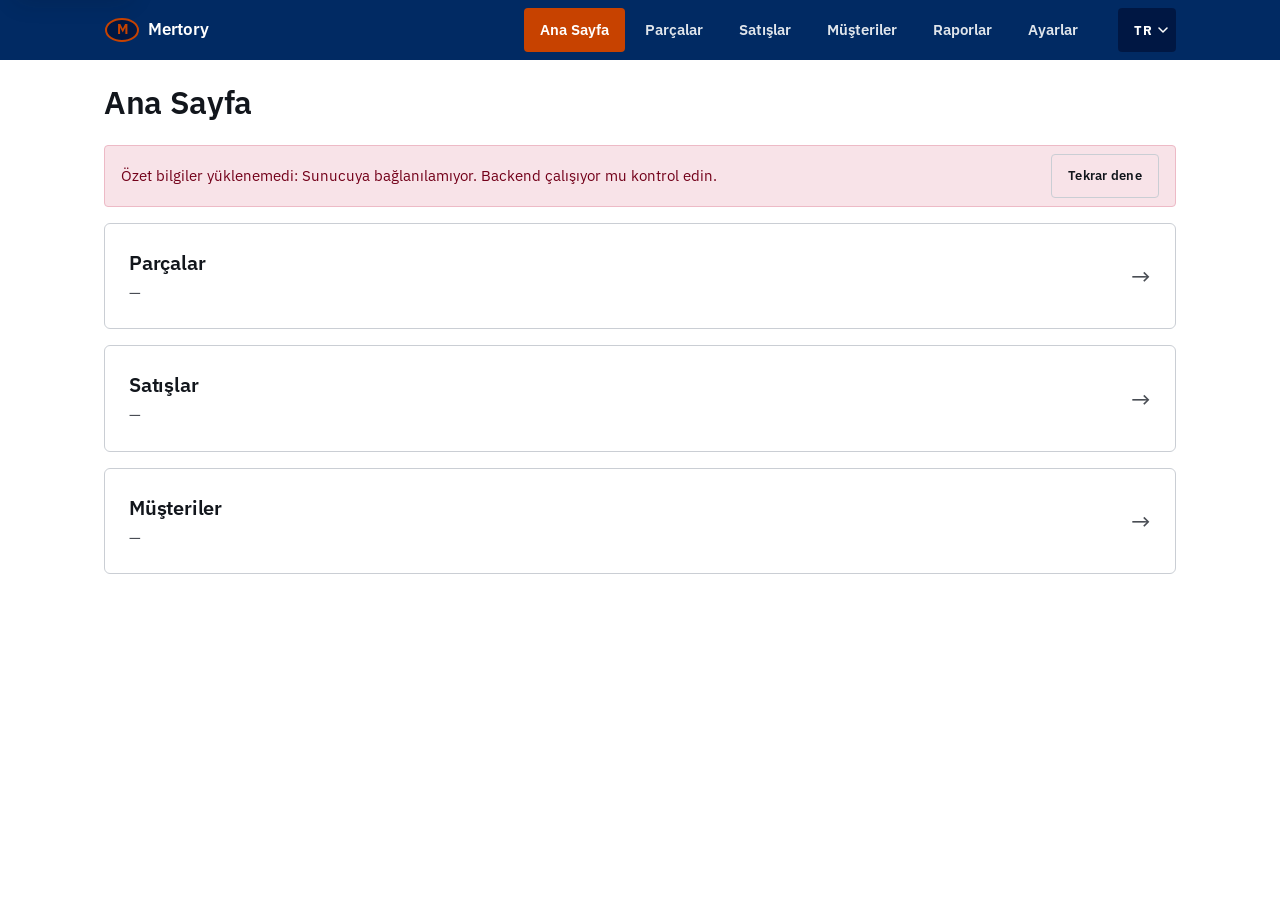
<file: frontend/index.html>
<!DOCTYPE html>
<html lang="tr">
<head>
    <meta charset="UTF-8">
    <meta name="viewport" content="width=device-width, initial-scale=1.0">
    <script>
    (function () {
        try {
            if (localStorage.getItem("als-theme") === "dark") {
                document.documentElement.setAttribute("data-theme", "dark");
            }
        } catch (e) {}
    })();
    </script>
    <meta name="i18n-title" content="home.docTitle">
    <title>Mertory | Atölye Yönetim Sistemi</title>
    <link rel="preconnect" href="https://fonts.googleapis.com">
    <link rel="preconnect" href="https://fonts.gstatic.com" crossorigin>
    <link href="https://fonts.googleapis.com/css2?family=IBM+Plex+Sans:wght@400;600;700&family=IBM+Plex+Mono:wght@500&display=swap" rel="stylesheet">
    <link href="css/design.css" rel="stylesheet">
</head>
<body>

    <a href="#main" class="skip-link" data-i18n="skip.link">İçeriğe geç</a>

    <header class="site-header">
        <div class="site-header__inner">
            <a href="index.html" class="brand">
                <svg class="brand-mark" width="36" height="26" viewBox="0 0 36 26" aria-hidden="true">
                    <ellipse class="brand-mark-oval" cx="18" cy="13" rx="16" ry="11"></ellipse>
                    <text class="brand-mark-text" x="18" y="17" text-anchor="middle">M</text>
                </svg>
                Mertory
            </a>
            <nav class="site-nav" aria-label="Ana gezinme">
                <a href="index.html" aria-current="page" data-i18n="nav.home">Ana Sayfa</a>
                <a href="parts.html" data-i18n="nav.parts">Parçalar</a>
                <a href="sales.html" data-i18n="nav.sales">Satışlar</a>
                <a href="customers.html" data-i18n="nav.customers">Müşteriler</a>
                <a href="reports.html" data-i18n="nav.reports">Raporlar</a>
                <a href="settings.html" data-i18n="nav.settings">Ayarlar</a>
            </nav>
            <div class="lang-switch">
                <button type="button" class="lang-trigger" aria-haspopup="true" aria-expanded="false" aria-controls="langMenu" aria-label="Dil / Language / Sprache">
                    <span class="lang-trigger-label">TR</span>
                    <svg class="lang-trigger-caret" width="10" height="6" viewBox="0 0 10 6" aria-hidden="true">
                        <path d="M1 1l4 4 4-4" stroke="currentColor" stroke-width="1.5" fill="none" stroke-linecap="round" stroke-linejoin="round"/>
                    </svg>
                </button>
                <div id="langMenu" class="lang-menu" aria-label="Dil / Language / Sprache">
                    <button type="button" class="lang-menu-item" data-lang-option="tr" aria-current="true">
                        <span>Türkçe</span>
                        <svg class="lang-menu-check" width="14" height="14" viewBox="0 0 14 14" aria-hidden="true">
                            <path d="M2 7l3.5 3.5L12 3.5" stroke="currentColor" stroke-width="1.6" fill="none" stroke-linecap="round" stroke-linejoin="round"/>
                        </svg>
                    </button>
                    <button type="button" class="lang-menu-item" data-lang-option="en">
                        <span>English</span>
                        <svg class="lang-menu-check" width="14" height="14" viewBox="0 0 14 14" aria-hidden="true">
                            <path d="M2 7l3.5 3.5L12 3.5" stroke="currentColor" stroke-width="1.6" fill="none" stroke-linecap="round" stroke-linejoin="round"/>
                        </svg>
                    </button>
                    <button type="button" class="lang-menu-item" data-lang-option="de">
                        <span>Deutsch</span>
                        <svg class="lang-menu-check" width="14" height="14" viewBox="0 0 14 14" aria-hidden="true">
                            <path d="M2 7l3.5 3.5L12 3.5" stroke="currentColor" stroke-width="1.6" fill="none" stroke-linecap="round" stroke-linejoin="round"/>
                        </svg>
                    </button>
                </div>
            </div>
        </div>
    </header>

    <main id="main" class="page">
        <div class="page-header">
            <h1 class="page-title" data-i18n="home.title">Ana Sayfa</h1>
        </div>

        <div id="errorBanner" class="banner banner-danger" role="alert" hidden>
            <span id="errorBannerText"></span>
            <button type="button" class="btn btn-sm btn-ghost" id="errorRetryBtn" data-i18n="common.retry">Tekrar dene</button>
        </div>

        <div class="home-list">
            <a href="parts.html" class="home-row">
                <div>
                    <div class="home-row-title" data-i18n="home.partsRowTitle">Parçalar</div>
                    <div class="home-row-stat" id="partsStat" data-i18n="home.loading">Yükleniyor…</div>
                </div>
                <span class="home-row-arrow" aria-hidden="true">→</span>
            </a>

            <a href="sales.html" class="home-row">
                <div>
                    <div class="home-row-title" data-i18n="home.salesRowTitle">Satışlar</div>
                    <div class="home-row-stat" id="salesStat" data-i18n="home.loading">Yükleniyor…</div>
                </div>
                <span class="home-row-arrow" aria-hidden="true">→</span>
            </a>

            <a href="customers.html" class="home-row">
                <div>
                    <div class="home-row-title" data-i18n="home.customersRowTitle">Müşteriler</div>
                    <div class="home-row-stat" id="customersStat" data-i18n="home.loading">Yükleniyor…</div>
                </div>
                <span class="home-row-arrow" aria-hidden="true">→</span>
            </a>
        </div>
    </main>

    <script src="js/i18n.js"></script>
    <script src="js/theme.js"></script>
    <script src="js/api.js"></script>
    <script src="js/index.js"></script>
</body>
</html>
</file>
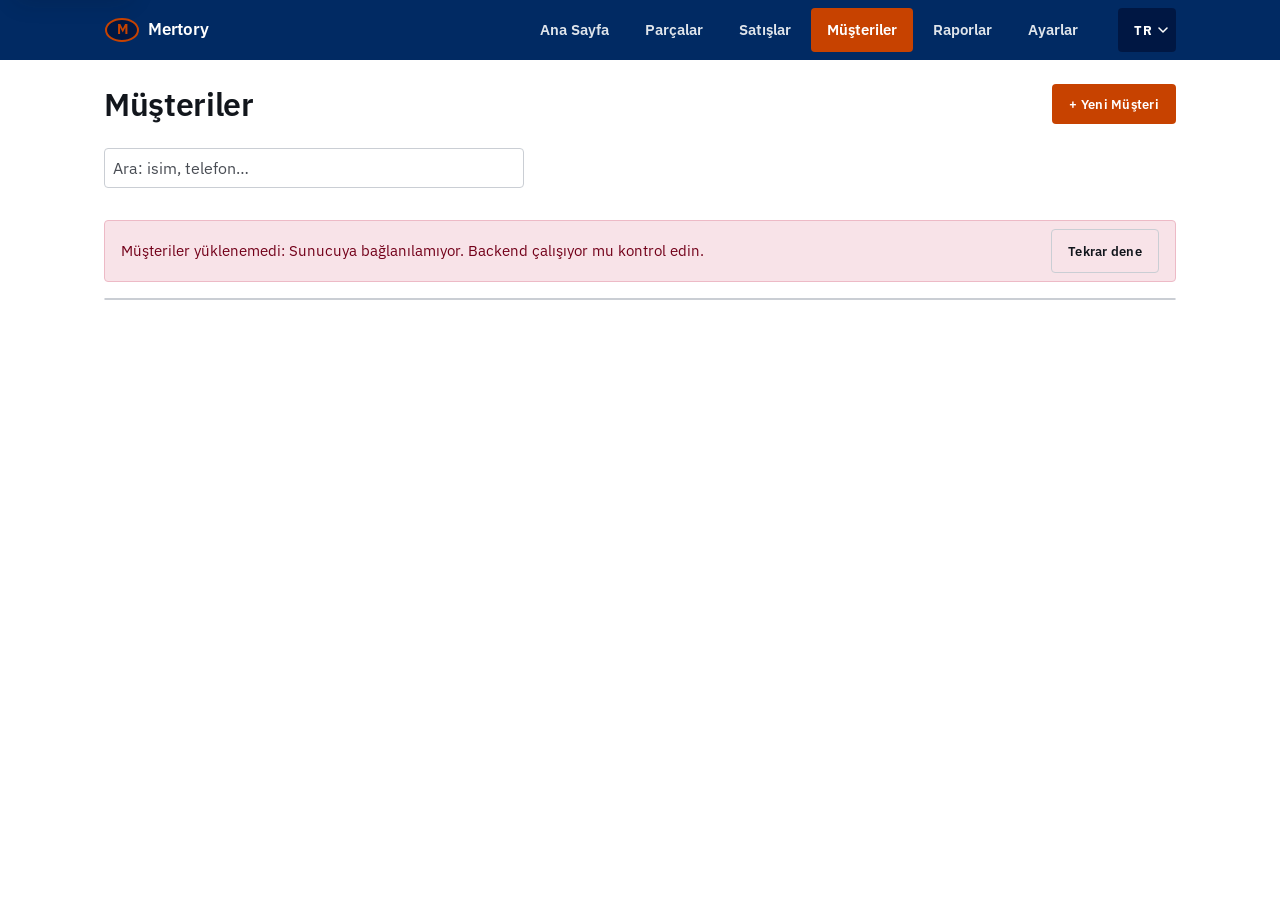
<file: frontend/customers.html>
<!DOCTYPE html>
<html lang="tr">
<head>
    <meta charset="UTF-8">
    <meta name="viewport" content="width=device-width, initial-scale=1.0">
    <script>
    (function () {
        try {
            if (localStorage.getItem("als-theme") === "dark") {
                document.documentElement.setAttribute("data-theme", "dark");
            }
        } catch (e) {}
    })();
    </script>
    <meta name="i18n-title" content="customers.docTitle">
    <title>Müşteriler - Mertory</title>
    <link rel="preconnect" href="https://fonts.googleapis.com">
    <link rel="preconnect" href="https://fonts.gstatic.com" crossorigin>
    <link href="https://fonts.googleapis.com/css2?family=IBM+Plex+Sans:wght@400;600;700&family=IBM+Plex+Mono:wght@500&display=swap" rel="stylesheet">
    <link href="css/design.css" rel="stylesheet">
</head>
<body>

    <a href="#main" class="skip-link" data-i18n="skip.link">İçeriğe geç</a>

    <header class="site-header">
        <div class="site-header__inner">
            <a href="index.html" class="brand">
                <svg class="brand-mark" width="36" height="26" viewBox="0 0 36 26" aria-hidden="true">
                    <ellipse class="brand-mark-oval" cx="18" cy="13" rx="16" ry="11"></ellipse>
                    <text class="brand-mark-text" x="18" y="17" text-anchor="middle">M</text>
                </svg>
                Mertory
            </a>
            <nav class="site-nav" aria-label="Ana gezinme">
                <a href="index.html" data-i18n="nav.home">Ana Sayfa</a>
                <a href="parts.html" data-i18n="nav.parts">Parçalar</a>
                <a href="sales.html" data-i18n="nav.sales">Satışlar</a>
                <a href="customers.html" aria-current="page" data-i18n="nav.customers">Müşteriler</a>
                <a href="reports.html" data-i18n="nav.reports">Raporlar</a>
                <a href="settings.html" data-i18n="nav.settings">Ayarlar</a>
            </nav>
            <div class="lang-switch">
                <button type="button" class="lang-trigger" aria-haspopup="true" aria-expanded="false" aria-controls="langMenu" aria-label="Dil / Language / Sprache">
                    <span class="lang-trigger-label">TR</span>
                    <svg class="lang-trigger-caret" width="10" height="6" viewBox="0 0 10 6" aria-hidden="true">
                        <path d="M1 1l4 4 4-4" stroke="currentColor" stroke-width="1.5" fill="none" stroke-linecap="round" stroke-linejoin="round"/>
                    </svg>
                </button>
                <div id="langMenu" class="lang-menu" aria-label="Dil / Language / Sprache">
                    <button type="button" class="lang-menu-item" data-lang-option="tr" aria-current="true">
                        <span>Türkçe</span>
                        <svg class="lang-menu-check" width="14" height="14" viewBox="0 0 14 14" aria-hidden="true">
                            <path d="M2 7l3.5 3.5L12 3.5" stroke="currentColor" stroke-width="1.6" fill="none" stroke-linecap="round" stroke-linejoin="round"/>
                        </svg>
                    </button>
                    <button type="button" class="lang-menu-item" data-lang-option="en">
                        <span>English</span>
                        <svg class="lang-menu-check" width="14" height="14" viewBox="0 0 14 14" aria-hidden="true">
                            <path d="M2 7l3.5 3.5L12 3.5" stroke="currentColor" stroke-width="1.6" fill="none" stroke-linecap="round" stroke-linejoin="round"/>
                        </svg>
                    </button>
                    <button type="button" class="lang-menu-item" data-lang-option="de">
                        <span>Deutsch</span>
                        <svg class="lang-menu-check" width="14" height="14" viewBox="0 0 14 14" aria-hidden="true">
                            <path d="M2 7l3.5 3.5L12 3.5" stroke="currentColor" stroke-width="1.6" fill="none" stroke-linecap="round" stroke-linejoin="round"/>
                        </svg>
                    </button>
                </div>
            </div>
        </div>
    </header>

    <main id="main" class="page">
        <div class="page-header">
            <h1 class="page-title" data-i18n="customers.title">Müşteriler</h1>
            <button type="button" class="btn btn-primary" id="newCustomerBtn" data-i18n="customers.newBtn">+ Yeni Müşteri</button>
        </div>

        <div class="toolbar">
            <div class="field search-field">
                <label for="searchInput" class="visually-hidden" data-i18n="customers.searchLabel">Ara: isim, telefon</label>
                <input type="search" id="searchInput" class="input" data-i18n-placeholder="customers.searchPlaceholder" placeholder="Ara: isim, telefon…">
            </div>
        </div>

        <div id="errorBanner" class="banner banner-danger" role="alert" hidden>
            <span id="errorBannerText"></span>
            <button type="button" class="btn btn-sm btn-ghost" id="errorRetryBtn" data-i18n="common.retry">Tekrar dene</button>
        </div>

        <div class="table-wrap">
            <table class="table" id="customersTable">
                <thead>
                    <tr>
                        <th data-i18n="customers.table.name">Ad Soyad</th>
                        <th data-i18n="customers.table.phone">Telefon</th>
                        <th data-i18n="customers.table.email">Email</th>
                        <th class="num" data-i18n="customers.table.salesCount">Satış</th>
                        <th class="num" data-i18n="customers.table.totalAmount">Toplam Tutar</th>
                        <th class="actions"><span class="visually-hidden" data-i18n="customers.table.actions">İşlem</span></th>
                    </tr>
                </thead>
                <tbody id="customersTableBody"></tbody>
            </table>
            <div id="emptyState" class="empty-state" hidden>
                <p class="empty-state-title" id="emptyStateTitle">Henüz müşteri eklenmedi</p>
                <p id="emptyStateBody">İlk müşterini ekleyerek başla.</p>
                <button type="button" class="btn btn-primary" id="emptyStateBtn">+ Yeni Müşteri</button>
            </div>
        </div>
    </main>

    <dialog class="dialog" id="customerDialog" aria-labelledby="dialogTitle">
        <form id="customerForm" novalidate>
            <div class="dialog-header">
                <h2 id="dialogTitle">Yeni Müşteri</h2>
                <button type="button" class="dialog-close" id="dialogCloseBtn" data-i18n-aria-label="common.close" aria-label="Kapat">✕</button>
            </div>
            <div class="dialog-body">
                <input type="hidden" id="customerId">

                <div class="field">
                    <label class="field-label" for="customerName" data-i18n="customers.dialog.name">Ad Soyad *</label>
                    <input type="text" class="input" id="customerName" required aria-describedby="customerNameError">
                    <p class="field-error" id="customerNameError"></p>
                </div>

                <div class="field">
                    <label class="field-label" for="customerPhone" data-i18n="customers.dialog.phone">Telefon</label>
                    <input type="tel" class="input" id="customerPhone">
                </div>

                <div class="field">
                    <label class="field-label" for="customerEmail" data-i18n="customers.dialog.email">Email</label>
                    <input type="email" class="input" id="customerEmail" aria-describedby="customerEmailError">
                    <p class="field-error" id="customerEmailError"></p>
                </div>
            </div>
            <div class="dialog-actions">
                <button type="button" class="btn btn-ghost" id="dialogCancelBtn" data-i18n="common.cancel">İptal</button>
                <button type="submit" class="btn btn-primary" id="dialogSaveBtn" data-i18n="common.save">Kaydet</button>
            </div>
        </form>
    </dialog>

    <dialog class="dialog" id="confirmDialog" aria-labelledby="confirmTitle">
        <div class="dialog-header">
            <h2 id="confirmTitle" data-i18n="common.confirmTitle">Emin misiniz?</h2>
        </div>
        <div class="dialog-body" id="confirmMessage"></div>
        <div class="dialog-actions">
            <button type="button" class="btn btn-ghost" id="confirmCancelBtn" data-i18n="common.cancel">İptal</button>
            <button type="button" class="btn btn-danger" id="confirmOkBtn" data-i18n="common.delete">Sil</button>
        </div>
    </dialog>

    <div id="toast" class="toast" role="status" aria-live="polite"></div>

    <script src="js/i18n.js"></script>
    <script src="js/theme.js"></script>
    <script src="js/api.js"></script>
    <script src="js/customers.js"></script>
</body>
</html>
</file>
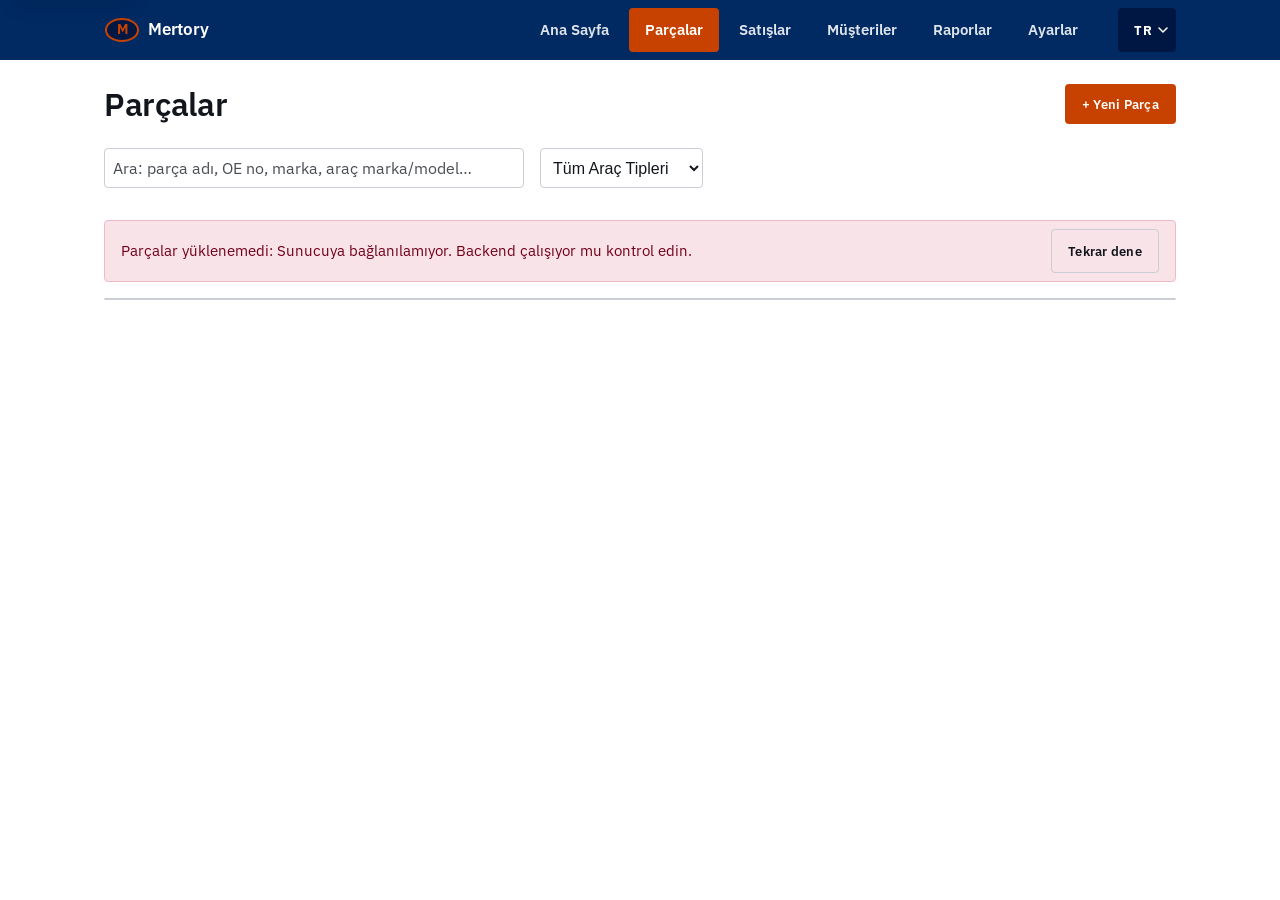
<file: frontend/parts.html>
<!DOCTYPE html>
<html lang="tr">
<head>
    <meta charset="UTF-8">
    <meta name="viewport" content="width=device-width, initial-scale=1.0">
    <script>
    (function () {
        try {
            if (localStorage.getItem("als-theme") === "dark") {
                document.documentElement.setAttribute("data-theme", "dark");
            }
        } catch (e) {}
    })();
    </script>
    <meta name="i18n-title" content="parts.docTitle">
    <title>Parçalar - Mertory</title>
    <link rel="preconnect" href="https://fonts.googleapis.com">
    <link rel="preconnect" href="https://fonts.gstatic.com" crossorigin>
    <link href="https://fonts.googleapis.com/css2?family=IBM+Plex+Sans:wght@400;600;700&family=IBM+Plex+Mono:wght@500&display=swap" rel="stylesheet">
    <link href="css/design.css" rel="stylesheet">
</head>
<body>

    <a href="#main" class="skip-link" data-i18n="skip.link">İçeriğe geç</a>

    <header class="site-header">
        <div class="site-header__inner">
            <a href="index.html" class="brand">
                <svg class="brand-mark" width="36" height="26" viewBox="0 0 36 26" aria-hidden="true">
                    <ellipse class="brand-mark-oval" cx="18" cy="13" rx="16" ry="11"></ellipse>
                    <text class="brand-mark-text" x="18" y="17" text-anchor="middle">M</text>
                </svg>
                Mertory
            </a>
            <nav class="site-nav" aria-label="Ana gezinme">
                <a href="index.html" data-i18n="nav.home">Ana Sayfa</a>
                <a href="parts.html" aria-current="page" data-i18n="nav.parts">Parçalar</a>
                <a href="sales.html" data-i18n="nav.sales">Satışlar</a>
                <a href="customers.html" data-i18n="nav.customers">Müşteriler</a>
                <a href="reports.html" data-i18n="nav.reports">Raporlar</a>
                <a href="settings.html" data-i18n="nav.settings">Ayarlar</a>
            </nav>
            <div class="lang-switch">
                <button type="button" class="lang-trigger" aria-haspopup="true" aria-expanded="false" aria-controls="langMenu" aria-label="Dil / Language / Sprache">
                    <span class="lang-trigger-label">TR</span>
                    <svg class="lang-trigger-caret" width="10" height="6" viewBox="0 0 10 6" aria-hidden="true">
                        <path d="M1 1l4 4 4-4" stroke="currentColor" stroke-width="1.5" fill="none" stroke-linecap="round" stroke-linejoin="round"/>
                    </svg>
                </button>
                <div id="langMenu" class="lang-menu" aria-label="Dil / Language / Sprache">
                    <button type="button" class="lang-menu-item" data-lang-option="tr" aria-current="true">
                        <span>Türkçe</span>
                        <svg class="lang-menu-check" width="14" height="14" viewBox="0 0 14 14" aria-hidden="true">
                            <path d="M2 7l3.5 3.5L12 3.5" stroke="currentColor" stroke-width="1.6" fill="none" stroke-linecap="round" stroke-linejoin="round"/>
                        </svg>
                    </button>
                    <button type="button" class="lang-menu-item" data-lang-option="en">
                        <span>English</span>
                        <svg class="lang-menu-check" width="14" height="14" viewBox="0 0 14 14" aria-hidden="true">
                            <path d="M2 7l3.5 3.5L12 3.5" stroke="currentColor" stroke-width="1.6" fill="none" stroke-linecap="round" stroke-linejoin="round"/>
                        </svg>
                    </button>
                    <button type="button" class="lang-menu-item" data-lang-option="de">
                        <span>Deutsch</span>
                        <svg class="lang-menu-check" width="14" height="14" viewBox="0 0 14 14" aria-hidden="true">
                            <path d="M2 7l3.5 3.5L12 3.5" stroke="currentColor" stroke-width="1.6" fill="none" stroke-linecap="round" stroke-linejoin="round"/>
                        </svg>
                    </button>
                </div>
            </div>
        </div>
    </header>

    <main id="main" class="page">
        <div class="page-header">
            <h1 class="page-title" data-i18n="parts.title">Parçalar</h1>
            <button type="button" class="btn btn-primary" id="newPartBtn" data-i18n="parts.newBtn">+ Yeni Parça</button>
        </div>

        <div class="toolbar">
            <div class="field search-field">
                <label for="searchInput" class="visually-hidden" data-i18n="parts.searchLabel">Ara: parça adı, OE numarası, marka, araç marka/model</label>
                <input type="search" id="searchInput" class="input" data-i18n-placeholder="parts.searchPlaceholder" placeholder="Ara: parça adı, OE no, marka, araç marka/model…">
            </div>
            <div class="field toolbar-filter">
                <label for="vehicleTypeFilter" class="visually-hidden" data-i18n="parts.filter.vehicleTypeLabel">Araç tipine göre filtrele</label>
                <select class="select" id="vehicleTypeFilter">
                    <option value="" data-i18n="parts.filter.allVehicleTypes">Tüm Araç Tipleri</option>
                    <option value="Otomobil" data-i18n="parts.vehicleType.car">Otomobil</option>
                    <option value="Kamyon" data-i18n="parts.vehicleType.truck">Kamyon</option>
                    <option value="Motosiklet" data-i18n="parts.vehicleType.motorcycle">Motosiklet</option>
                    <option value="Otobüs" data-i18n="parts.vehicleType.bus">Otobüs</option>
                    <option value="Tarım/İş Makinesi" data-i18n="parts.vehicleType.agri">Tarım/İş Makinesi</option>
                </select>
            </div>
        </div>

        <div id="errorBanner" class="banner banner-danger" role="alert" hidden>
            <span id="errorBannerText"></span>
            <button type="button" class="btn btn-sm btn-ghost" id="errorRetryBtn" data-i18n="common.retry">Tekrar dene</button>
        </div>

        <div class="table-wrap">
            <table class="table" id="partsTable">
                <thead>
                    <tr>
                        <th data-i18n="parts.table.name">Parça Adı</th>
                        <th class="code" data-i18n="parts.table.oeNumber">OE No</th>
                        <th data-i18n="parts.table.brand">Marka</th>
                        <th data-i18n="parts.table.vehicle">Araç</th>
                        <th data-i18n="parts.table.condition">Durum</th>
                        <th class="num" data-i18n="parts.table.stock">Stok</th>
                        <th class="num" data-i18n="parts.table.buyPrice">Alış</th>
                        <th class="num" data-i18n="parts.table.sellPrice">Satış</th>
                        <th data-i18n="parts.table.stockStatus">Stok Durumu</th>
                        <th class="actions"><span class="visually-hidden" data-i18n="parts.table.actions">İşlem</span></th>
                    </tr>
                </thead>
                <tbody id="partsTableBody"></tbody>
            </table>
            <div id="emptyState" class="empty-state" hidden>
                <p class="empty-state-title" id="emptyStateTitle">Henüz parça eklenmedi</p>
                <p id="emptyStateBody">İlk parçanı ekleyerek stok takibine başla.</p>
                <button type="button" class="btn btn-primary" id="emptyStateBtn">+ Yeni Parça</button>
            </div>
        </div>
    </main>

    <dialog class="dialog" id="partDialog" aria-labelledby="dialogTitle">
        <form id="partForm" novalidate>
            <div class="dialog-header">
                <h2 id="dialogTitle">Yeni Parça</h2>
                <button type="button" class="dialog-close" id="dialogCloseBtn" data-i18n-aria-label="common.close" aria-label="Kapat">✕</button>
            </div>
            <div class="dialog-body">
                <input type="hidden" id="partId">

                <div class="field">
                    <label class="field-label" for="partName" data-i18n="parts.dialog.name">Parça Adı *</label>
                    <input type="text" class="input" id="partName" required aria-describedby="partNameError">
                    <p class="field-error" id="partNameError"></p>
                </div>

                <div class="field-row">
                    <div class="field">
                        <label class="field-label" for="partNumber" data-i18n="parts.dialog.oeNumber">OE Numarası</label>
                        <input type="text" class="input" id="partNumber">
                    </div>
                    <div class="field">
                        <label class="field-label" for="partCondition" data-i18n="parts.dialog.condition">Durum</label>
                        <select class="select" id="partCondition">
                            <option value="Yeni" data-i18n="parts.dialog.conditionNew">Yeni</option>
                            <option value="Yenilenmiş" data-i18n="parts.dialog.conditionRefurbished">Yenilenmiş</option>
                        </select>
                    </div>
                </div>

                <div class="field">
                    <label class="field-label" for="partBrand" data-i18n="parts.dialog.brand">Marka</label>
                    <input type="text" class="input" id="partBrand">
                </div>

                <div class="field">
                    <label class="field-label" for="partVehicleType" data-i18n="parts.dialog.vehicleType">Araç Tipi</label>
                    <select class="select" id="partVehicleType">
                        <option value="Otomobil" data-i18n="parts.vehicleType.car">Otomobil</option>
                        <option value="Kamyon" data-i18n="parts.vehicleType.truck">Kamyon</option>
                        <option value="Motosiklet" data-i18n="parts.vehicleType.motorcycle">Motosiklet</option>
                        <option value="Otobüs" data-i18n="parts.vehicleType.bus">Otobüs</option>
                        <option value="Tarım/İş Makinesi" data-i18n="parts.vehicleType.agri">Tarım/İş Makinesi</option>
                    </select>
                </div>

                <div class="field-row">
                    <div class="field">
                        <label class="field-label" for="partCarBrand" data-i18n="parts.dialog.vehicleBrand">Araç Marka</label>
                        <input type="text" class="input" id="partCarBrand">
                    </div>
                    <div class="field">
                        <label class="field-label" for="partCarModel" data-i18n="parts.dialog.vehicleModel">Araç Model</label>
                        <input type="text" class="input" id="partCarModel">
                    </div>
                </div>

                <div class="field">
                    <label class="field-label" for="partChassisCode" data-i18n="parts.dialog.chassisCode">Şasi Kodu (opsiyonel)</label>
                    <input type="text" class="input" id="partChassisCode">
                </div>

                <div class="field-row">
                    <div class="field">
                        <label class="field-label" for="partStock" data-i18n="parts.dialog.stock">Stok Adedi</label>
                        <input type="number" class="input" id="partStock" value="0" min="0" step="1">
                    </div>
                    <div class="field">
                        <label class="field-label" for="partBuyPrice" data-i18n="parts.dialog.buyPrice">Alış Fiyatı (€)</label>
                        <input type="number" class="input" id="partBuyPrice" step="0.01" min="0">
                    </div>
                    <div class="field">
                        <label class="field-label" for="partSellPrice" data-i18n="parts.dialog.sellPrice">Satış Fiyatı (€)</label>
                        <input type="number" class="input" id="partSellPrice" step="0.01" min="0">
                    </div>
                </div>

                <label class="checkbox-field">
                    <input type="checkbox" id="partIsRemanufactured">
                    <span class="checkbox-field-label" data-i18n="parts.dialog.isRemanufactured">Yenilenmiş parça (kor sistemi)</span>
                </label>

                <div class="field" id="coreChargeField" hidden>
                    <label class="field-label" for="partCoreCharge" data-i18n="parts.dialog.coreCharge">Kor Bedeli (€)</label>
                    <input type="number" class="input" id="partCoreCharge" step="0.01" min="0">
                </div>
            </div>
            <div class="dialog-actions">
                <button type="button" class="btn btn-ghost" id="dialogCancelBtn" data-i18n="common.cancel">İptal</button>
                <button type="submit" class="btn btn-primary" id="dialogSaveBtn" data-i18n="common.save">Kaydet</button>
            </div>
        </form>
    </dialog>

    <dialog class="dialog" id="confirmDialog" aria-labelledby="confirmTitle">
        <div class="dialog-header">
            <h2 id="confirmTitle" data-i18n="common.confirmTitle">Emin misiniz?</h2>
        </div>
        <div class="dialog-body" id="confirmMessage"></div>
        <div class="dialog-actions">
            <button type="button" class="btn btn-ghost" id="confirmCancelBtn" data-i18n="common.cancel">İptal</button>
            <button type="button" class="btn btn-danger" id="confirmOkBtn" data-i18n="common.delete">Sil</button>
        </div>
    </dialog>

    <div id="toast" class="toast" role="status" aria-live="polite"></div>

    <script src="js/i18n.js"></script>
    <script src="js/theme.js"></script>
    <script src="js/api.js"></script>
    <script src="js/parts.js"></script>
</body>
</html>
</file>
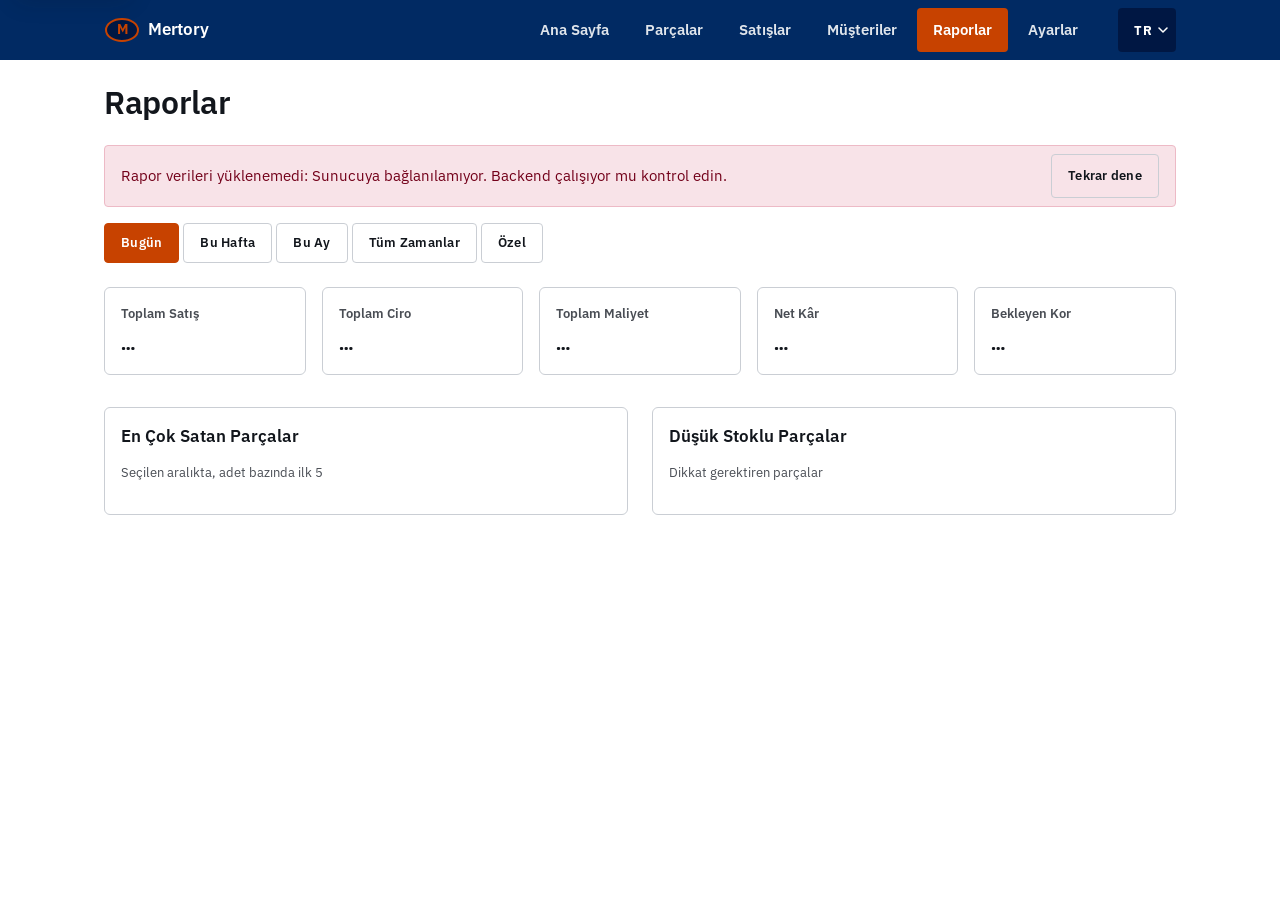
<file: frontend/reports.html>
<!DOCTYPE html>
<html lang="tr">
<head>
    <meta charset="UTF-8">
    <meta name="viewport" content="width=device-width, initial-scale=1.0">
    <script>
    (function () {
        try {
            if (localStorage.getItem("als-theme") === "dark") {
                document.documentElement.setAttribute("data-theme", "dark");
            }
        } catch (e) {}
    })();
    </script>
    <meta name="i18n-title" content="reports.docTitle">
    <title>Raporlar - Mertory</title>
    <link rel="preconnect" href="https://fonts.googleapis.com">
    <link rel="preconnect" href="https://fonts.gstatic.com" crossorigin>
    <link href="https://fonts.googleapis.com/css2?family=IBM+Plex+Sans:wght@400;600;700&family=IBM+Plex+Mono:wght@500&display=swap" rel="stylesheet">
    <link href="css/design.css" rel="stylesheet">
</head>
<body>

    <a href="#main" class="skip-link" data-i18n="skip.link">İçeriğe geç</a>

    <header class="site-header">
        <div class="site-header__inner">
            <a href="index.html" class="brand">
                <svg class="brand-mark" width="36" height="26" viewBox="0 0 36 26" aria-hidden="true">
                    <ellipse class="brand-mark-oval" cx="18" cy="13" rx="16" ry="11"></ellipse>
                    <text class="brand-mark-text" x="18" y="17" text-anchor="middle">M</text>
                </svg>
                Mertory
            </a>
            <nav class="site-nav" aria-label="Ana gezinme">
                <a href="index.html" data-i18n="nav.home">Ana Sayfa</a>
                <a href="parts.html" data-i18n="nav.parts">Parçalar</a>
                <a href="sales.html" data-i18n="nav.sales">Satışlar</a>
                <a href="customers.html" data-i18n="nav.customers">Müşteriler</a>
                <a href="reports.html" aria-current="page" data-i18n="nav.reports">Raporlar</a>
                <a href="settings.html" data-i18n="nav.settings">Ayarlar</a>
            </nav>
            <div class="lang-switch">
                <button type="button" class="lang-trigger" aria-haspopup="true" aria-expanded="false" aria-controls="langMenu" aria-label="Dil / Language / Sprache">
                    <span class="lang-trigger-label">TR</span>
                    <svg class="lang-trigger-caret" width="10" height="6" viewBox="0 0 10 6" aria-hidden="true">
                        <path d="M1 1l4 4 4-4" stroke="currentColor" stroke-width="1.5" fill="none" stroke-linecap="round" stroke-linejoin="round"/>
                    </svg>
                </button>
                <div id="langMenu" class="lang-menu" aria-label="Dil / Language / Sprache">
                    <button type="button" class="lang-menu-item" data-lang-option="tr" aria-current="true">
                        <span>Türkçe</span>
                        <svg class="lang-menu-check" width="14" height="14" viewBox="0 0 14 14" aria-hidden="true">
                            <path d="M2 7l3.5 3.5L12 3.5" stroke="currentColor" stroke-width="1.6" fill="none" stroke-linecap="round" stroke-linejoin="round"/>
                        </svg>
                    </button>
                    <button type="button" class="lang-menu-item" data-lang-option="en">
                        <span>English</span>
                        <svg class="lang-menu-check" width="14" height="14" viewBox="0 0 14 14" aria-hidden="true">
                            <path d="M2 7l3.5 3.5L12 3.5" stroke="currentColor" stroke-width="1.6" fill="none" stroke-linecap="round" stroke-linejoin="round"/>
                        </svg>
                    </button>
                    <button type="button" class="lang-menu-item" data-lang-option="de">
                        <span>Deutsch</span>
                        <svg class="lang-menu-check" width="14" height="14" viewBox="0 0 14 14" aria-hidden="true">
                            <path d="M2 7l3.5 3.5L12 3.5" stroke="currentColor" stroke-width="1.6" fill="none" stroke-linecap="round" stroke-linejoin="round"/>
                        </svg>
                    </button>
                </div>
            </div>
        </div>
    </header>

    <main id="main" class="page">
        <div class="page-header">
            <h1 class="page-title" data-i18n="reports.title">Raporlar</h1>
        </div>

        <div id="errorBanner" class="banner banner-danger" role="alert" hidden>
            <span id="errorBannerText"></span>
            <button type="button" class="btn btn-sm btn-ghost" id="errorRetryBtn" data-i18n="common.retry">Tekrar dene</button>
        </div>

        <div class="range-picker">
            <div class="range-presets" role="group" aria-label="Tarih aralığı">
                <button type="button" class="range-preset-btn" data-range="today" data-i18n="reports.range.today">Bugün</button>
                <button type="button" class="range-preset-btn" data-range="week" data-i18n="reports.range.week">Bu Hafta</button>
                <button type="button" class="range-preset-btn" data-range="month" data-i18n="reports.range.month">Bu Ay</button>
                <button type="button" class="range-preset-btn" data-range="all" data-i18n="reports.range.all">Tüm Zamanlar</button>
                <button type="button" class="range-preset-btn" data-range="custom" data-i18n="reports.range.custom">Özel</button>
            </div>
            <div class="custom-range" id="customRange" hidden>
                <div class="field">
                    <label class="field-label" for="rangeStart" data-i18n="reports.range.startLabel">Başlangıç</label>
                    <input type="date" class="input" id="rangeStart">
                </div>
                <div class="field">
                    <label class="field-label" for="rangeEnd" data-i18n="reports.range.endLabel">Bitiş</label>
                    <input type="date" class="input" id="rangeEnd">
                </div>
            </div>
        </div>

        <div class="stat-grid">
            <div class="stat-card">
                <div class="stat-card-label" data-i18n="reports.stats.salesCount">Toplam Satış</div>
                <div class="stat-card-value" id="statSalesCount">…</div>
            </div>
            <div class="stat-card">
                <div class="stat-card-label" data-i18n="reports.stats.revenue">Toplam Ciro</div>
                <div class="stat-card-value" id="statRevenue">…</div>
            </div>
            <div class="stat-card">
                <div class="stat-card-label" data-i18n="reports.stats.cost">Toplam Maliyet</div>
                <div class="stat-card-value" id="statCost">…</div>
            </div>
            <div class="stat-card" id="netProfitCard">
                <div class="stat-card-label" data-i18n="reports.stats.netProfit">Net Kâr</div>
                <div class="stat-card-value" id="statNetProfit">…</div>
            </div>
            <div class="stat-card">
                <div class="stat-card-label" data-i18n="reports.stats.pendingCores">Bekleyen Kor</div>
                <div class="stat-card-value" id="statPendingCount">…</div>
                <div class="stat-card-sub" id="statPendingValue"></div>
            </div>
        </div>

        <div class="report-columns">
            <section class="report-panel">
                <h2 class="report-panel-title" data-i18n="reports.topParts.title">En Çok Satan Parçalar</h2>
                <p class="report-panel-desc" data-i18n="reports.topParts.desc">Seçilen aralıkta, adet bazında ilk 5</p>
                <div class="report-list" id="topPartsList"></div>
            </section>

            <section class="report-panel">
                <h2 class="report-panel-title" data-i18n="reports.lowStock.title">Düşük Stoklu Parçalar</h2>
                <p class="report-panel-desc" data-i18n="reports.lowStock.desc">Dikkat gerektiren parçalar</p>
                <div class="report-list" id="lowStockList"></div>
            </section>
        </div>
    </main>

    <script src="js/i18n.js"></script>
    <script src="js/theme.js"></script>
    <script src="js/api.js"></script>
    <script src="js/reports.js"></script>
</body>
</html>
</file>
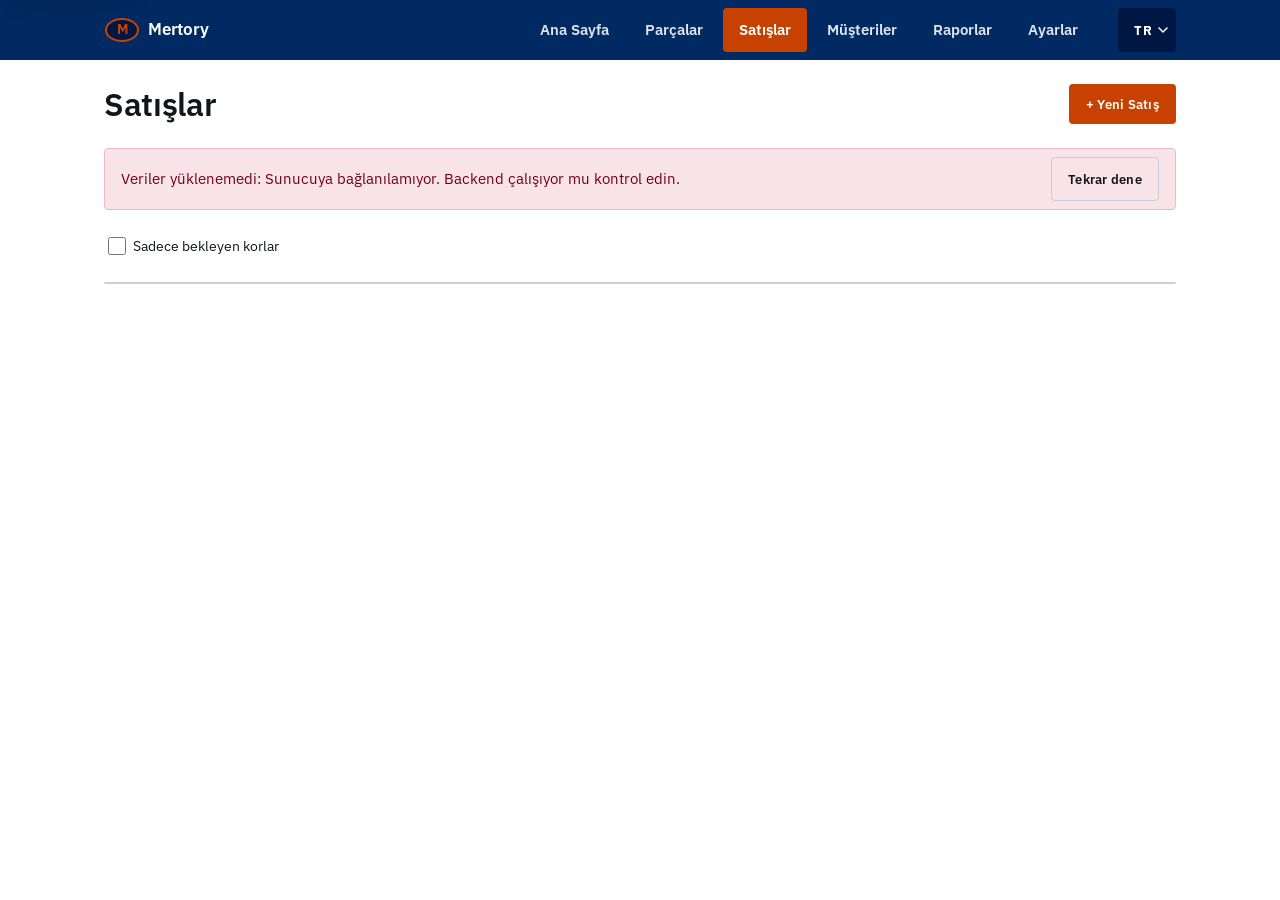
<file: frontend/sales.html>
<!DOCTYPE html>
<html lang="tr">
<head>
    <meta charset="UTF-8">
    <meta name="viewport" content="width=device-width, initial-scale=1.0">
    <script>
    (function () {
        try {
            if (localStorage.getItem("als-theme") === "dark") {
                document.documentElement.setAttribute("data-theme", "dark");
            }
        } catch (e) {}
    })();
    </script>
    <meta name="i18n-title" content="sales.docTitle">
    <title>Satışlar - Mertory</title>
    <link rel="preconnect" href="https://fonts.googleapis.com">
    <link rel="preconnect" href="https://fonts.gstatic.com" crossorigin>
    <link href="https://fonts.googleapis.com/css2?family=IBM+Plex+Sans:wght@400;600;700&family=IBM+Plex+Mono:wght@500&display=swap" rel="stylesheet">
    <link href="css/design.css" rel="stylesheet">
</head>
<body>

    <a href="#main" class="skip-link" data-i18n="skip.link">İçeriğe geç</a>

    <header class="site-header">
        <div class="site-header__inner">
            <a href="index.html" class="brand">
                <svg class="brand-mark" width="36" height="26" viewBox="0 0 36 26" aria-hidden="true">
                    <ellipse class="brand-mark-oval" cx="18" cy="13" rx="16" ry="11"></ellipse>
                    <text class="brand-mark-text" x="18" y="17" text-anchor="middle">M</text>
                </svg>
                Mertory
            </a>
            <nav class="site-nav" aria-label="Ana gezinme">
                <a href="index.html" data-i18n="nav.home">Ana Sayfa</a>
                <a href="parts.html" data-i18n="nav.parts">Parçalar</a>
                <a href="sales.html" aria-current="page" data-i18n="nav.sales">Satışlar</a>
                <a href="customers.html" data-i18n="nav.customers">Müşteriler</a>
                <a href="reports.html" data-i18n="nav.reports">Raporlar</a>
                <a href="settings.html" data-i18n="nav.settings">Ayarlar</a>
            </nav>
            <div class="lang-switch">
                <button type="button" class="lang-trigger" aria-haspopup="true" aria-expanded="false" aria-controls="langMenu" aria-label="Dil / Language / Sprache">
                    <span class="lang-trigger-label">TR</span>
                    <svg class="lang-trigger-caret" width="10" height="6" viewBox="0 0 10 6" aria-hidden="true">
                        <path d="M1 1l4 4 4-4" stroke="currentColor" stroke-width="1.5" fill="none" stroke-linecap="round" stroke-linejoin="round"/>
                    </svg>
                </button>
                <div id="langMenu" class="lang-menu" aria-label="Dil / Language / Sprache">
                    <button type="button" class="lang-menu-item" data-lang-option="tr" aria-current="true">
                        <span>Türkçe</span>
                        <svg class="lang-menu-check" width="14" height="14" viewBox="0 0 14 14" aria-hidden="true">
                            <path d="M2 7l3.5 3.5L12 3.5" stroke="currentColor" stroke-width="1.6" fill="none" stroke-linecap="round" stroke-linejoin="round"/>
                        </svg>
                    </button>
                    <button type="button" class="lang-menu-item" data-lang-option="en">
                        <span>English</span>
                        <svg class="lang-menu-check" width="14" height="14" viewBox="0 0 14 14" aria-hidden="true">
                            <path d="M2 7l3.5 3.5L12 3.5" stroke="currentColor" stroke-width="1.6" fill="none" stroke-linecap="round" stroke-linejoin="round"/>
                        </svg>
                    </button>
                    <button type="button" class="lang-menu-item" data-lang-option="de">
                        <span>Deutsch</span>
                        <svg class="lang-menu-check" width="14" height="14" viewBox="0 0 14 14" aria-hidden="true">
                            <path d="M2 7l3.5 3.5L12 3.5" stroke="currentColor" stroke-width="1.6" fill="none" stroke-linecap="round" stroke-linejoin="round"/>
                        </svg>
                    </button>
                </div>
            </div>
        </div>
    </header>

    <main id="main" class="page">
        <div class="page-header">
            <h1 class="page-title" data-i18n="sales.title">Satışlar</h1>
            <button type="button" class="btn btn-primary" id="newSaleBtn" data-i18n="sales.newBtn">+ Yeni Satış</button>
        </div>

        <div id="errorBanner" class="banner banner-danger" role="alert" hidden>
            <span id="errorBannerText"></span>
            <button type="button" class="btn btn-sm btn-ghost" id="errorRetryBtn" data-i18n="common.retry">Tekrar dene</button>
        </div>

        <div class="toolbar">
            <label class="toolbar-checkbox">
                <input type="checkbox" id="pendingCoreFilter">
                <span data-i18n="sales.toolbar.pendingCoreOnly">Sadece bekleyen korlar</span>
            </label>
        </div>

        <div class="table-wrap">
            <table class="table" id="salesTable">
                <thead>
                    <tr>
                        <th data-i18n="sales.table.date">Tarih</th>
                        <th data-i18n="sales.table.part">Parça</th>
                        <th data-i18n="sales.table.customer">Müşteri</th>
                        <th class="num" data-i18n="sales.table.quantity">Adet</th>
                        <th class="num" data-i18n="sales.table.amount">Tutar</th>
                        <th data-i18n="sales.table.core">Kor</th>
                        <th data-i18n="sales.table.note">Not</th>
                        <th class="actions"><span class="visually-hidden" data-i18n="sales.table.actions">İşlem</span></th>
                    </tr>
                </thead>
                <tbody id="salesTableBody"></tbody>
            </table>
            <div id="emptyState" class="empty-state" hidden>
                <p class="empty-state-title" id="emptyStateTitle" data-i18n="sales.empty.title">Henüz satış kaydı yok</p>
                <p id="emptyStateBody">İlk satışını kaydederek başla.</p>
                <a href="parts.html" class="btn btn-primary" id="emptyStateLink" data-i18n="sales.empty.goToParts" hidden>Parçalara Git</a>
                <button type="button" class="btn btn-primary" id="emptyStateBtn" data-i18n="sales.empty.newBtn">+ Yeni Satış</button>
            </div>
        </div>
    </main>

    <dialog class="dialog" id="saleDialog" aria-labelledby="dialogTitle">
        <form id="saleForm" novalidate>
            <div class="dialog-header">
                <h2 id="dialogTitle" data-i18n="sales.dialog.newTitle">Yeni Satış</h2>
                <button type="button" class="dialog-close" id="dialogCloseBtn" data-i18n-aria-label="common.close" aria-label="Kapat">✕</button>
            </div>
            <div class="dialog-body">
                <div class="field">
                    <label class="field-label" for="salePart" data-i18n="sales.dialog.part">Parça *</label>
                    <select class="select" id="salePart" required aria-describedby="salePartError"></select>
                    <p class="field-error" id="salePartError"></p>
                </div>

                <div class="field">
                    <label class="field-label" for="saleCustomer" data-i18n="sales.dialog.customer">Müşteri (opsiyonel)</label>
                    <select class="select" id="saleCustomer">
                        <option value="" data-i18n="sales.dialog.customerNone">— Seçilmedi —</option>
                    </select>
                </div>

                <div class="field-row">
                    <div class="field">
                        <label class="field-label" for="saleQuantity" data-i18n="sales.dialog.quantity">Adet</label>
                        <input type="number" class="input" id="saleQuantity" value="1" min="1" step="1" aria-describedby="stockWarning">
                    </div>
                    <div class="field">
                        <label class="field-label" for="saleSoldPrice" data-i18n="sales.dialog.price">Satış Fiyatı (€) *</label>
                        <input type="number" class="input" id="saleSoldPrice" step="0.01" min="0" aria-describedby="salePriceError">
                        <p class="field-error" id="salePriceError"></p>
                    </div>
                </div>
                <p class="field-error" id="stockWarning"></p>

                <div class="field" id="coreReturnedField" hidden>
                    <label class="checkbox-field">
                        <input type="checkbox" id="saleCoreReturned">
                        <span class="checkbox-field-label" data-i18n="sales.dialog.coreReturned">Eski parça (kor) alındı mı?</span>
                    </label>
                </div>

                <div class="field">
                    <label class="field-label" for="saleNote" data-i18n="sales.dialog.note">Not</label>
                    <input type="text" class="input" id="saleNote">
                </div>

                <div class="total-line">
                    <span class="total-line-label" data-i18n="sales.dialog.totalLabel">Toplam</span>
                    <span class="total-line-value" id="saleTotalValue">€0.00</span>
                </div>
                <p class="total-line-note" id="saleTotalNote"></p>
            </div>
            <div class="dialog-actions">
                <button type="button" class="btn btn-ghost" id="dialogCancelBtn" data-i18n="common.cancel">İptal</button>
                <button type="submit" class="btn btn-primary" id="dialogSaveBtn" data-i18n="common.save">Kaydet</button>
            </div>
        </form>
    </dialog>

    <dialog class="dialog" id="confirmDialog" aria-labelledby="confirmTitle">
        <div class="dialog-header">
            <h2 id="confirmTitle" data-i18n="common.confirmTitle">Emin misiniz?</h2>
        </div>
        <div class="dialog-body" id="confirmMessage"></div>
        <div class="dialog-actions">
            <button type="button" class="btn btn-ghost" id="confirmCancelBtn" data-i18n="common.cancel">İptal</button>
            <button type="button" class="btn btn-danger" id="confirmOkBtn" data-i18n="common.delete">Sil</button>
        </div>
    </dialog>

    <div id="toast" class="toast" role="status" aria-live="polite"></div>

    <script src="js/i18n.js"></script>
    <script src="js/theme.js"></script>
    <script src="js/api.js"></script>
    <script src="js/sales.js"></script>
</body>
</html>
</file>
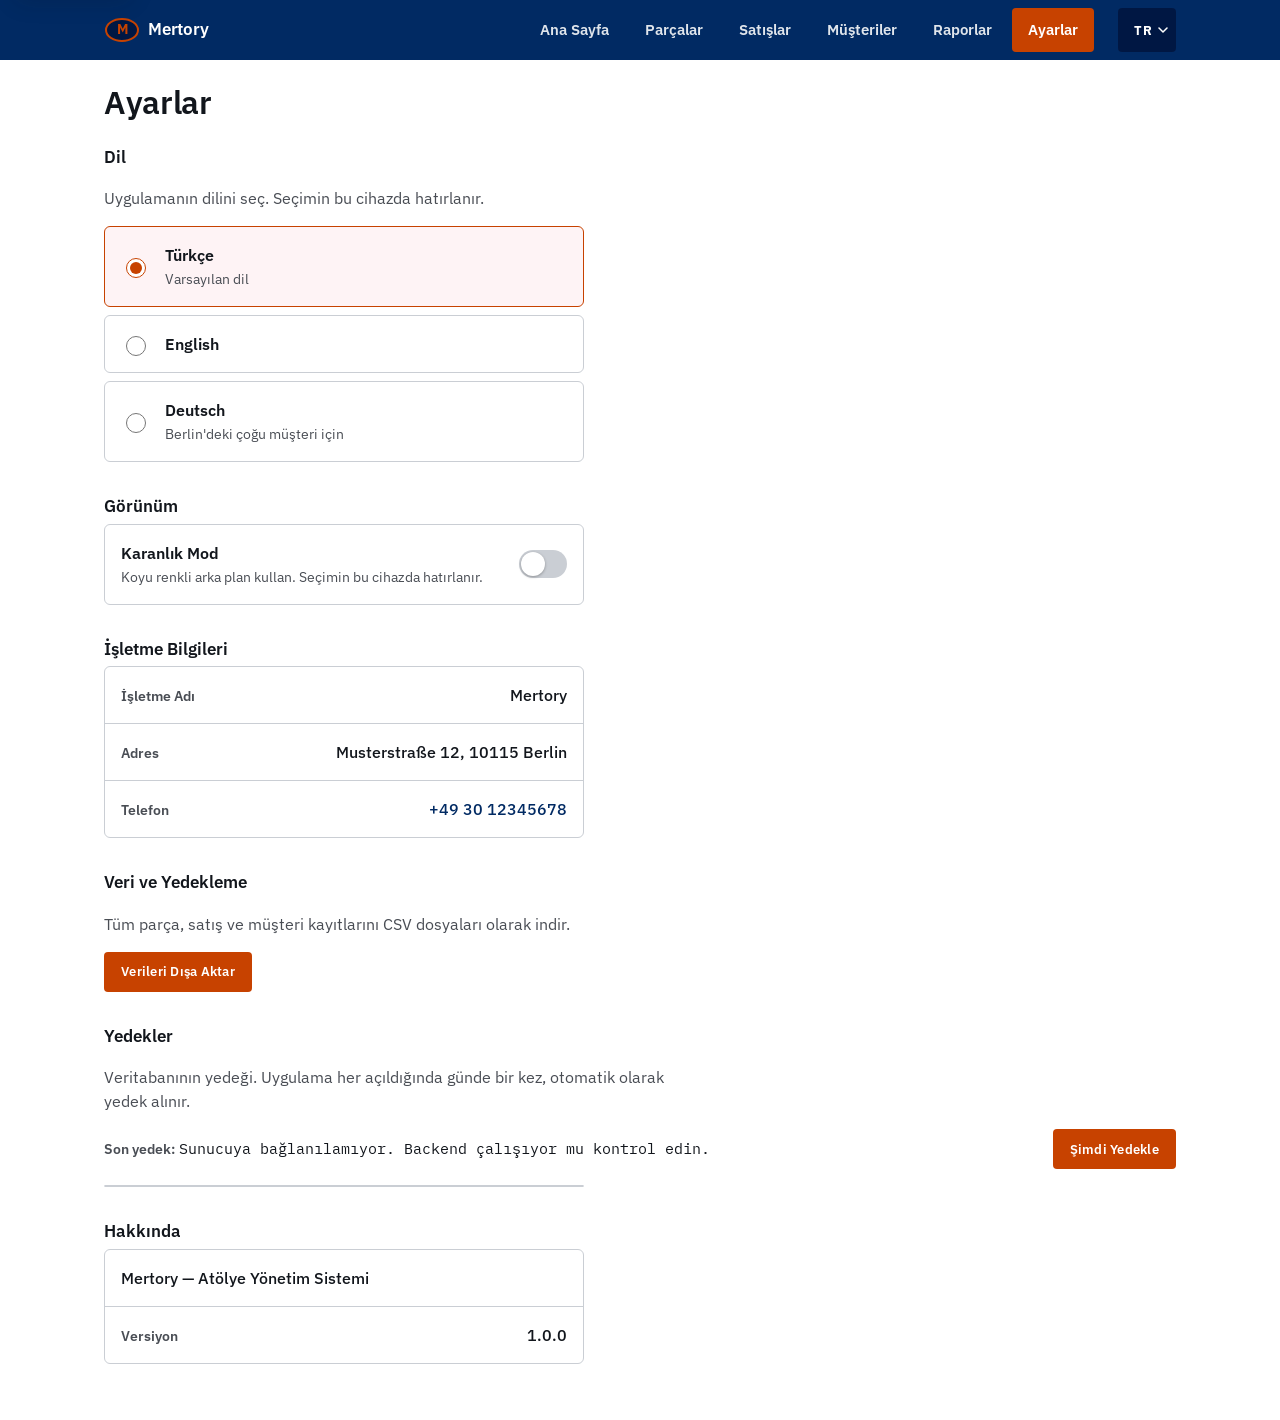
<file: frontend/settings.html>
<!DOCTYPE html>
<html lang="tr">
<head>
    <meta charset="UTF-8">
    <meta name="viewport" content="width=device-width, initial-scale=1.0">
    <script>
    (function () {
        try {
            if (localStorage.getItem("als-theme") === "dark") {
                document.documentElement.setAttribute("data-theme", "dark");
            }
        } catch (e) {}
    })();
    </script>
    <meta name="i18n-title" content="settings.docTitle">
    <title>Ayarlar - Mertory</title>
    <link rel="preconnect" href="https://fonts.googleapis.com">
    <link rel="preconnect" href="https://fonts.gstatic.com" crossorigin>
    <link href="https://fonts.googleapis.com/css2?family=IBM+Plex+Sans:wght@400;600;700&family=IBM+Plex+Mono:wght@500&display=swap" rel="stylesheet">
    <link href="css/design.css" rel="stylesheet">
</head>
<body>

    <a href="#main" class="skip-link" data-i18n="skip.link">İçeriğe geç</a>

    <header class="site-header">
        <div class="site-header__inner">
            <a href="index.html" class="brand">
                <svg class="brand-mark" width="36" height="26" viewBox="0 0 36 26" aria-hidden="true">
                    <ellipse class="brand-mark-oval" cx="18" cy="13" rx="16" ry="11"></ellipse>
                    <text class="brand-mark-text" x="18" y="17" text-anchor="middle">M</text>
                </svg>
                Mertory
            </a>
            <nav class="site-nav" aria-label="Ana gezinme">
                <a href="index.html" data-i18n="nav.home">Ana Sayfa</a>
                <a href="parts.html" data-i18n="nav.parts">Parçalar</a>
                <a href="sales.html" data-i18n="nav.sales">Satışlar</a>
                <a href="customers.html" data-i18n="nav.customers">Müşteriler</a>
                <a href="reports.html" data-i18n="nav.reports">Raporlar</a>
                <a href="settings.html" aria-current="page" data-i18n="nav.settings">Ayarlar</a>
            </nav>
            <div class="lang-switch">
                <button type="button" class="lang-trigger" aria-haspopup="true" aria-expanded="false" aria-controls="langMenu" aria-label="Dil / Language / Sprache">
                    <span class="lang-trigger-label">TR</span>
                    <svg class="lang-trigger-caret" width="10" height="6" viewBox="0 0 10 6" aria-hidden="true">
                        <path d="M1 1l4 4 4-4" stroke="currentColor" stroke-width="1.5" fill="none" stroke-linecap="round" stroke-linejoin="round"/>
                    </svg>
                </button>
                <div id="langMenu" class="lang-menu" aria-label="Dil / Language / Sprache">
                    <button type="button" class="lang-menu-item" data-lang-option="tr" aria-current="true">
                        <span>Türkçe</span>
                        <svg class="lang-menu-check" width="14" height="14" viewBox="0 0 14 14" aria-hidden="true">
                            <path d="M2 7l3.5 3.5L12 3.5" stroke="currentColor" stroke-width="1.6" fill="none" stroke-linecap="round" stroke-linejoin="round"/>
                        </svg>
                    </button>
                    <button type="button" class="lang-menu-item" data-lang-option="en">
                        <span>English</span>
                        <svg class="lang-menu-check" width="14" height="14" viewBox="0 0 14 14" aria-hidden="true">
                            <path d="M2 7l3.5 3.5L12 3.5" stroke="currentColor" stroke-width="1.6" fill="none" stroke-linecap="round" stroke-linejoin="round"/>
                        </svg>
                    </button>
                    <button type="button" class="lang-menu-item" data-lang-option="de">
                        <span>Deutsch</span>
                        <svg class="lang-menu-check" width="14" height="14" viewBox="0 0 14 14" aria-hidden="true">
                            <path d="M2 7l3.5 3.5L12 3.5" stroke="currentColor" stroke-width="1.6" fill="none" stroke-linecap="round" stroke-linejoin="round"/>
                        </svg>
                    </button>
                </div>
            </div>
        </div>
    </header>

    <main id="main" class="page">
        <div class="page-header">
            <h1 class="page-title" data-i18n="settings.title">Ayarlar</h1>
        </div>

        <section class="settings-section">
            <h2 class="settings-section-title" id="languageSectionTitle" data-i18n="settings.languageTitle">Dil</h2>
            <p class="settings-section-desc" data-i18n="settings.languageBody">Uygulamanın dilini seç. Seçimin bu cihazda hatırlanır.</p>

            <div class="lang-option-list" role="radiogroup" aria-labelledby="languageSectionTitle">
                <label class="lang-option">
                    <input type="radio" name="settingsLang" data-lang-option="tr" checked>
                    <span class="lang-option-text">
                        <span class="lang-option-label">Türkçe</span>
                        <span class="lang-option-hint" data-i18n="settings.lang.trHint">Varsayılan dil</span>
                    </span>
                </label>
                <label class="lang-option">
                    <input type="radio" name="settingsLang" data-lang-option="en">
                    <span class="lang-option-text">
                        <span class="lang-option-label">English</span>
                        <span class="lang-option-hint" data-i18n="settings.lang.enHint"></span>
                    </span>
                </label>
                <label class="lang-option">
                    <input type="radio" name="settingsLang" data-lang-option="de">
                    <span class="lang-option-text">
                        <span class="lang-option-label">Deutsch</span>
                        <span class="lang-option-hint" data-i18n="settings.lang.deHint">Berlin'deki çoğu müşteri için</span>
                    </span>
                </label>
            </div>
        </section>

        <section class="settings-section">
            <h2 class="settings-section-title" data-i18n="settings.darkMode.title">Görünüm</h2>

            <label class="switch-row">
                <span class="switch-row-text">
                    <span class="switch-row-label" data-i18n="settings.darkMode.label">Karanlık Mod</span>
                    <span class="switch-row-hint" data-i18n="settings.darkMode.hint">Koyu renkli arka plan kullan. Seçimin bu cihazda hatırlanır.</span>
                </span>
                <span class="switch">
                    <input type="checkbox" id="darkModeToggle">
                    <span class="switch-track"></span>
                    <span class="switch-thumb"></span>
                </span>
            </label>
        </section>

        <section class="settings-section">
            <h2 class="settings-section-title" data-i18n="settings.business.title">İşletme Bilgileri</h2>

            <div class="info-panel">
                <div class="info-row">
                    <span class="info-label" data-i18n="settings.business.name">İşletme Adı</span>
                    <span class="info-value">Mertory</span>
                </div>
                <div class="info-row">
                    <span class="info-label" data-i18n="settings.business.address">Adres</span>
                    <span class="info-value">Musterstraße 12, 10115 Berlin</span>
                </div>
                <div class="info-row">
                    <span class="info-label" data-i18n="settings.business.phone">Telefon</span>
                    <a class="info-value info-link" href="tel:+493012345678">+49 30 12345678</a>
                </div>
            </div>
        </section>

        <section class="settings-section">
            <h2 class="settings-section-title" data-i18n="settings.data.title">Veri ve Yedekleme</h2>
            <p class="settings-section-desc" data-i18n="settings.data.body">Tüm parça, satış ve müşteri kayıtlarını CSV dosyaları olarak indir.</p>
            <button type="button" class="btn btn-primary" id="exportDataBtn" data-i18n="settings.data.exportBtn">Verileri Dışa Aktar</button>
        </section>

        <section class="settings-section">
            <h2 class="settings-section-title" data-i18n="settings.backups.title">Yedekler</h2>
            <p class="settings-section-desc" data-i18n="settings.backups.body">Veritabanının yedeği. Uygulama her açıldığında günde bir kez, otomatik olarak yedek alınır.</p>

            <div class="backup-summary">
                <span class="backup-summary-text">
                    <span class="backup-summary-label" data-i18n="settings.backups.lastLabel">Son yedek:</span>
                    <span class="backup-summary-value" id="lastBackupValue">—</span>
                </span>
                <button type="button" class="btn btn-primary" id="backupNowBtn" data-i18n="settings.backups.nowBtn">Şimdi Yedekle</button>
            </div>

            <div class="info-panel" id="backupListPanel"></div>
        </section>

        <section class="settings-section">
            <h2 class="settings-section-title" data-i18n="settings.about.title">Hakkında</h2>

            <div class="info-panel">
                <div class="info-row">
                    <span class="info-value" data-i18n="settings.about.appName">Mertory — Atölye Yönetim Sistemi</span>
                </div>
                <div class="info-row">
                    <span class="info-label" data-i18n="settings.about.versionLabel">Versiyon</span>
                    <span class="info-value">1.0.0</span>
                </div>
            </div>
        </section>
    </main>

    <div id="toast" class="toast" role="status" aria-live="polite"></div>

    <script src="js/i18n.js"></script>
    <script src="js/theme.js"></script>
    <script src="js/api.js"></script>
    <script src="js/settings.js"></script>
</body>
</html>
</file>
<file: frontend/css/design.css>
/* Mertory — design system
   Tokens sourced from /DESIGN.md. Update both together. */

:root {
  /* Brand colors */
  --color-primary: oklch(0.56 0.19 48);
  --color-primary-deep: oklch(0.46 0.18 46);
  --color-accent: oklch(0.30 0.11 258);
  --color-accent-deep: oklch(0.22 0.09 258);
  --color-success: oklch(0.40 0.13 145);
  --color-danger: oklch(0.46 0.20 12);
  --color-danger-ink: oklch(0.32 0.18 12);

  /* Neutrals */
  --color-bg: oklch(1 0 0);
  --color-surface: oklch(0.904 0.007 258);
  --color-border: oklch(0.85 0.009 258);
  --color-ink: oklch(0.20 0.014 258);
  --color-muted: oklch(0.42 0.012 258);
  --color-on-fill: oklch(1 0 0);

  /* Typography */
  --font-sans: "IBM Plex Sans", Arial, sans-serif;
  --font-mono: "IBM Plex Mono", Menlo, monospace;

  /* Radii */
  --radius-sm: 4px;
  --radius-md: 6px;
  --radius-lg: 10px;

  /* Spacing */
  --space-xs: 4px;
  --space-sm: 8px;
  --space-md: 16px;
  --space-lg: 24px;
  --space-xl: 32px;

  /* Elevation */
  --shadow-modal: 0 8px 24px rgba(20, 24, 30, 0.18);

  /* z-index scale */
  --z-sticky: 20;
  --z-modal-backdrop: 30;
  --z-modal: 40;
  --z-toast: 50;

  /* Motion */
  --ease-out-expo: cubic-bezier(0.16, 1, 0.3, 1);
}

/* Optional dark variant — opt-in via a toggle on the Ayarlar page, never
   the OS preference. Brand colors (primary/accent and their pairs) hold
   constant across both themes; only neutrals invert. See DESIGN.md §2. */
[data-theme="dark"] {
  --color-bg: oklch(0.16 0.014 258);
  --color-surface: oklch(0.28 0.018 258);
  --color-border: oklch(0.36 0.018 258);
  --color-ink: oklch(0.95 0.006 258);
  --color-muted: oklch(0.72 0.014 258);
  --color-danger-ink: oklch(0.82 0.13 18);
  --shadow-modal: 0 8px 24px rgba(0, 0, 0, 0.5);
}

/* ---------- Reset & base ---------- */

*,
*::before,
*::after {
  box-sizing: border-box;
}

/* Same specificity as a single class rule (e.g. .btn { display: ... }),
   so without !important the author rule can win and a [hidden] element
   stays visible. Force it. */
[hidden] {
  display: none !important;
}

body {
  margin: 0;
  background: var(--color-bg);
  color: var(--color-ink);
  font-family: var(--font-sans);
  font-size: 1rem;
  font-weight: 400;
  line-height: 1.5;
  -webkit-font-smoothing: antialiased;
}

h1,
h2,
h3 {
  margin: 0;
  font-family: var(--font-sans);
  font-weight: 600;
  text-wrap: balance;
}

table {
  font-variant-numeric: tabular-nums;
}

button,
input {
  font-family: inherit;
}

:focus-visible {
  outline: 2px solid var(--color-accent);
  outline-offset: 2px;
}

.visually-hidden {
  position: absolute;
  width: 1px;
  height: 1px;
  padding: 0;
  margin: -1px;
  overflow: hidden;
  clip: rect(0, 0, 0, 0);
  white-space: nowrap;
  border: 0;
}

/* White-on-navy (not the header's own navy) so the link stays visible
   when it lands on top of the sticky navy header. */
.skip-link {
  position: absolute;
  left: var(--space-md);
  top: -48px;
  background: var(--color-on-fill);
  color: var(--color-accent);
  padding: var(--space-sm) var(--space-md);
  border-radius: var(--radius-sm);
  box-shadow: var(--shadow-modal);
  font-weight: 600;
  z-index: var(--z-toast);
  transition: top 0.15s var(--ease-out-expo);
}

.skip-link:focus-visible {
  top: var(--space-md);
  outline-color: var(--color-accent);
}

/* ---------- Header / navigation ---------- */

.site-header {
  background: var(--color-accent);
  position: sticky;
  top: 0;
  z-index: var(--z-sticky);
}

.site-header__inner {
  max-width: 1120px;
  margin: 0 auto;
  padding: var(--space-sm) var(--space-lg);
  display: flex;
  align-items: center;
  gap: var(--space-lg);
  flex-wrap: wrap;
}

.brand {
  display: flex;
  align-items: center;
  gap: var(--space-sm);
  text-decoration: none;
  color: var(--color-on-fill);
  font-weight: 600;
  font-size: 1.0625rem;
  letter-spacing: -0.01em;
  padding: var(--space-xs) 0;
}

.brand-mark-oval {
  fill: var(--color-accent-deep);
  stroke: var(--color-primary);
  stroke-width: 2;
}

.brand-mark-text {
  fill: var(--color-primary);
  font-family: var(--font-sans);
  font-weight: 700;
  font-size: 14px;
}

/* Navy-on-navy would make the default focus ring disappear; use the brand
   orange for focus-visible inside the header instead. */
.site-header :focus-visible {
  outline-color: var(--color-primary);
}

.site-nav {
  display: flex;
  gap: var(--space-xs);
  flex-wrap: wrap;
  margin-left: auto;
}

.site-nav a {
  display: flex;
  align-items: center;
  min-height: 44px;
  padding: 0 var(--space-md);
  border-radius: var(--radius-sm);
  color: oklch(0.92 0.01 258);
  text-decoration: none;
  font-weight: 600;
  font-size: 0.9375rem;
  transition: background-color 0.15s var(--ease-out-expo), color 0.15s var(--ease-out-expo);
}

.site-nav a:hover {
  background: var(--color-accent-deep);
  color: var(--color-on-fill);
}

.site-nav a[aria-current="page"] {
  background: var(--color-primary);
  color: var(--color-on-fill);
}

.site-nav a[aria-current="page"]:focus-visible {
  outline-color: var(--color-on-fill);
}

/* ---------- Language switch (dropdown) ---------- */

/* Plain relative/absolute dropdown, not the native Popover API — the
   Popover API promotes .lang-menu to the top layer, which breaks
   `position: absolute`'s containing-block chain (it stops resolving
   against this wrapper and anchors to the viewport instead). CSS Anchor
   Positioning is the spec-correct fix but Chrome/Edge 125+ only; this
   plain version works everywhere with no fallback needed. */
.lang-switch {
  position: relative;
  flex-shrink: 0;
}

.lang-trigger {
  display: flex;
  align-items: center;
  gap: 6px;
  min-height: 44px;
  padding: 0 var(--space-sm) 0 var(--space-md);
  border: none;
  border-radius: var(--radius-sm);
  background: var(--color-accent-deep);
  color: var(--color-on-fill);
  font-family: var(--font-sans);
  font-size: 0.8125rem;
  font-weight: 700;
  letter-spacing: 0.02em;
  cursor: pointer;
  transition: background-color 0.15s var(--ease-out-expo);
}

.lang-trigger:hover {
  background: rgba(255, 255, 255, 0.14);
}

.lang-trigger-caret {
  transition: transform 0.15s var(--ease-out-expo);
}

.lang-trigger[aria-expanded="true"] .lang-trigger-caret {
  transform: rotate(180deg);
}

@media (prefers-reduced-motion: reduce) {
  .lang-trigger-caret {
    transition: none;
  }
}

.lang-menu {
  position: absolute;
  top: calc(100% + 6px);
  right: 0;
  left: auto;
  margin: 0;
  padding: 4px;
  border: 1px solid var(--color-border);
  border-radius: var(--radius-md);
  background: var(--color-bg);
  box-shadow: var(--shadow-modal);
  flex-direction: column;
  gap: 2px;
  min-width: 180px;
  display: none;
  opacity: 0;
  transform: translateY(-4px) scale(0.98);
  transition: opacity 0.15s var(--ease-out-expo), transform 0.15s var(--ease-out-expo), display 0.15s allow-discrete;
}

.lang-menu.is-open {
  display: flex;
  opacity: 1;
  transform: translateY(0) scale(1);
}

/* On narrow viewports the trigger can wrap to the left edge of the
   header; a right-aligned menu would then overflow off-screen. Flip to
   left alignment — see the overflow check in initLangSwitch(). */
.lang-menu--align-left {
  right: auto;
  left: 0;
}

@starting-style {
  .lang-menu.is-open {
    opacity: 0;
    transform: translateY(-4px) scale(0.98);
  }
}

@media (prefers-reduced-motion: reduce) {
  .lang-menu {
    transition: none;
  }
}

.lang-menu-item {
  display: flex;
  align-items: center;
  justify-content: space-between;
  gap: var(--space-md);
  min-height: 44px;
  padding: 0 var(--space-sm) 0 var(--space-md);
  border: none;
  border-radius: var(--radius-sm);
  background: transparent;
  color: var(--color-ink);
  font-family: var(--font-sans);
  font-size: 0.9375rem;
  font-weight: 500;
  text-align: left;
  cursor: pointer;
  transition: background-color 0.15s var(--ease-out-expo);
}

.lang-menu-item:hover {
  background: var(--color-surface);
}

.lang-menu-item[aria-current="true"] {
  font-weight: 700;
  color: var(--color-primary);
}

.lang-menu-check {
  flex-shrink: 0;
  color: var(--color-primary);
  opacity: 0;
}

.lang-menu-item[aria-current="true"] .lang-menu-check {
  opacity: 1;
}

/* ---------- Page shell ---------- */

.page {
  max-width: 1120px;
  margin: 0 auto;
  padding: var(--space-lg);
}

.page-header {
  display: flex;
  align-items: center;
  justify-content: space-between;
  gap: var(--space-md);
  margin-bottom: var(--space-lg);
  flex-wrap: wrap;
}

.page-title {
  font-size: clamp(1.5rem, 2.5vw, 2rem);
  line-height: 1.15;
  letter-spacing: -0.01em;
}

.toolbar {
  margin-bottom: var(--space-md);
  display: flex;
  gap: var(--space-md);
  flex-wrap: wrap;
  align-items: center;
}

.toolbar .search-field {
  flex: 1;
  min-width: 200px;
}

.toolbar-filter {
  width: auto;
  min-width: 160px;
}

/* A checkbox filter inline in a toolbar (e.g. "pending cores only") —
   compact, not the dialog .checkbox-field's full-width row. */
.toolbar-checkbox {
  display: flex;
  align-items: center;
  gap: var(--space-xs);
  min-height: 40px;
  cursor: pointer;
  font-size: 0.875rem;
  color: var(--color-ink);
  white-space: nowrap;
}

.toolbar-checkbox input[type="checkbox"] {
  width: 18px;
  height: 18px;
  accent-color: var(--color-primary);
  cursor: pointer;
}

/* ---------- Home list ---------- */

.home-list {
  display: flex;
  flex-direction: column;
  gap: var(--space-md);
}

.home-row {
  display: flex;
  align-items: center;
  justify-content: space-between;
  gap: var(--space-lg);
  padding: var(--space-lg);
  min-height: 96px;
  border: 1px solid var(--color-border);
  border-radius: var(--radius-md);
  background: var(--color-bg);
  color: var(--color-ink);
  text-decoration: none;
  transition: border-color 0.15s var(--ease-out-expo), background-color 0.15s var(--ease-out-expo);
}

.home-row:hover {
  border-color: var(--color-accent);
  background: var(--color-surface);
}

.home-row:active {
  background: var(--color-surface);
}

.home-row-title {
  font-size: 1.25rem;
  font-weight: 600;
  letter-spacing: -0.01em;
}

.home-row-stat {
  margin-top: var(--space-xs);
  color: var(--color-muted);
  font-size: 0.9375rem;
}

.home-row-stat .figure {
  font-family: var(--font-mono);
  font-weight: 500;
  color: var(--color-ink);
}

.home-row-stat.is-attention .figure {
  color: var(--color-danger);
  font-weight: 600;
}

.home-row-arrow {
  flex-shrink: 0;
  color: var(--color-muted);
  font-size: 1.5rem;
  line-height: 1;
  transition: transform 0.15s var(--ease-out-expo);
}

.home-row:hover .home-row-arrow {
  transform: translateX(4px);
  color: var(--color-accent);
}

@media (prefers-reduced-motion: reduce) {
  .home-row-arrow {
    transition: none;
  }

  .home-row:hover .home-row-arrow {
    transform: none;
  }
}

/* ---------- Settings ---------- */

.settings-section {
  margin-bottom: var(--space-xl);
}

.settings-section-title {
  font-size: 1.0625rem;
  font-weight: 600;
  margin-bottom: var(--space-xs);
}

.settings-section-desc {
  color: var(--color-muted);
  margin-bottom: var(--space-md);
  max-width: 60ch;
}

.lang-option-list {
  display: flex;
  flex-direction: column;
  gap: var(--space-sm);
  max-width: 480px;
}

.lang-option {
  display: flex;
  align-items: center;
  gap: var(--space-md);
  min-height: 56px;
  padding: var(--space-md);
  border: 1px solid var(--color-border);
  border-radius: var(--radius-md);
  cursor: pointer;
  transition: border-color 0.15s var(--ease-out-expo), background-color 0.15s var(--ease-out-expo);
}

.lang-option:hover {
  border-color: var(--color-accent);
  background: var(--color-surface);
}

.lang-option:has(input:checked) {
  border-color: var(--color-primary);
  background: color-mix(in oklch, var(--color-primary) 6%, var(--color-bg));
}

.lang-option:has(input:focus-visible) {
  outline: 2px solid var(--color-accent);
  outline-offset: 2px;
}

.lang-option input[type="radio"] {
  width: 20px;
  height: 20px;
  accent-color: var(--color-primary);
  flex-shrink: 0;
}

.lang-option-text {
  display: flex;
  flex-direction: column;
  gap: 2px;
}

.lang-option-label {
  font-weight: 600;
}

.lang-option-hint {
  color: var(--color-muted);
  font-size: 0.875rem;
}

.lang-option-hint:empty {
  display: none;
}

/* Read-only fact panel — business info, about. Same bordered-row rhythm
   as .lang-option / .home-row, just non-interactive. */
.info-panel {
  border: 1px solid var(--color-border);
  border-radius: var(--radius-md);
  max-width: 480px;
  overflow: hidden;
}

.info-row {
  display: flex;
  justify-content: space-between;
  align-items: baseline;
  gap: var(--space-md);
  padding: var(--space-md);
}

.info-row + .info-row {
  border-top: 1px solid var(--color-border);
}

.info-label {
  color: var(--color-muted);
  font-size: 0.875rem;
  font-weight: 600;
  flex-shrink: 0;
}

.info-value {
  font-weight: 500;
  text-align: right;
}

.info-link {
  color: var(--color-accent);
  text-decoration: none;
}

.info-link:hover {
  text-decoration: underline;
}

/* Backups section */

.backup-summary {
  display: flex;
  flex-wrap: wrap;
  justify-content: space-between;
  align-items: center;
  gap: var(--space-md);
  margin-bottom: var(--space-md);
}

.backup-summary-text {
  display: flex;
  flex-wrap: wrap;
  align-items: baseline;
  gap: var(--space-xs);
}

.backup-summary-label {
  font-weight: 600;
  color: var(--color-muted);
  font-size: 0.875rem;
}

.backup-summary-value {
  font-family: var(--font-mono);
  font-size: 0.9375rem;
  color: var(--color-ink);
}

.backup-row {
  display: flex;
  align-items: center;
  justify-content: space-between;
  gap: var(--space-md);
  padding: var(--space-sm) var(--space-md);
}

.backup-row + .backup-row {
  border-top: 1px solid var(--color-border);
}

.backup-row-info {
  display: flex;
  flex-direction: column;
  gap: 2px;
  min-width: 0;
}

.backup-row-date {
  font-weight: 500;
  color: var(--color-ink);
}

.backup-row-size {
  font-family: var(--font-mono);
  font-size: 0.8125rem;
  color: var(--color-muted);
}

/* Toggle row — same label-wraps-input idiom as .lang-option, for a
   single on/off setting (dark mode). */
.switch-row {
  display: flex;
  align-items: center;
  justify-content: space-between;
  gap: var(--space-md);
  min-height: 64px;
  padding: var(--space-md);
  border: 1px solid var(--color-border);
  border-radius: var(--radius-md);
  max-width: 480px;
  cursor: pointer;
}

.switch-row-text {
  display: flex;
  flex-direction: column;
  gap: 2px;
}

.switch-row-label {
  font-weight: 600;
}

.switch-row-hint {
  color: var(--color-muted);
  font-size: 0.875rem;
}

.switch {
  position: relative;
  display: inline-flex;
  flex-shrink: 0;
  width: 48px;
  height: 28px;
}

.switch input {
  position: absolute;
  inset: 0;
  width: 100%;
  height: 100%;
  margin: 0;
  opacity: 0;
  cursor: pointer;
  /* Sits after track/thumb in the DOM for the ~ sibling selectors below,
     which would otherwise paint on top and swallow clicks. */
  z-index: 1;
}

.switch-track {
  position: absolute;
  inset: 0;
  background: var(--color-border);
  border-radius: 999px;
  transition: background-color 0.15s var(--ease-out-expo);
}

.switch-thumb {
  position: absolute;
  top: 2px;
  left: 2px;
  width: 24px;
  height: 24px;
  border-radius: 50%;
  background: var(--color-bg);
  box-shadow: 0 1px 3px rgba(0, 0, 0, 0.3);
  transition: transform 0.15s var(--ease-out-expo);
}

.switch input:checked ~ .switch-track {
  background: var(--color-primary);
}

.switch input:checked ~ .switch-thumb {
  transform: translateX(20px);
}

.switch input:focus-visible ~ .switch-track {
  outline: 2px solid var(--color-accent);
  outline-offset: 2px;
}

@media (prefers-reduced-motion: reduce) {
  .switch-track,
  .switch-thumb {
    transition: none;
  }
}

/* Plain form checkbox — for a single in-dialog choice (is this part
   remanufactured, was the core returned), distinct from the pill .switch
   above which is reserved for a standalone settings toggle. */
.checkbox-field {
  display: flex;
  align-items: center;
  gap: var(--space-sm);
  min-height: 44px;
  margin-bottom: var(--space-md);
  cursor: pointer;
}

.checkbox-field input[type="checkbox"] {
  width: 20px;
  height: 20px;
  flex-shrink: 0;
  accent-color: var(--color-primary);
  cursor: pointer;
}

.checkbox-field-label {
  font-size: 0.9375rem;
  color: var(--color-ink);
}

/* Sale total summary line, shown live in the sale dialog. */
.total-line {
  display: flex;
  justify-content: space-between;
  align-items: baseline;
  gap: var(--space-md);
  padding: var(--space-sm) var(--space-md);
  margin-bottom: var(--space-md);
  background: var(--color-surface);
  border-radius: var(--radius-sm);
}

.total-line-label {
  font-weight: 600;
}

.total-line-value {
  font-family: var(--font-mono);
  font-weight: 500;
  font-size: 1.0625rem;
}

.total-line-note {
  color: var(--color-muted);
  font-size: 0.8125rem;
  margin-top: -6px;
  margin-bottom: var(--space-md);
}

/* ---------- Buttons ---------- */

.btn {
  display: inline-flex;
  align-items: center;
  justify-content: center;
  gap: var(--space-xs);
  min-height: 40px;
  padding: 0 var(--space-md);
  border: 1px solid transparent;
  border-radius: var(--radius-sm);
  font-family: var(--font-sans);
  font-size: 0.8125rem;
  font-weight: 600;
  letter-spacing: 0.02em;
  cursor: pointer;
  transition: background-color 0.15s var(--ease-out-expo), border-color 0.15s var(--ease-out-expo), color 0.15s var(--ease-out-expo);
}

.btn-primary {
  background: var(--color-primary);
  color: var(--color-on-fill);
}

.btn-primary:hover {
  background: var(--color-primary-deep);
}

.btn-primary:disabled {
  background: var(--color-border);
  color: var(--color-muted);
  cursor: not-allowed;
}

.btn-ghost {
  background: transparent;
  border-color: var(--color-border);
  color: var(--color-ink);
}

.btn-ghost:hover {
  border-color: var(--color-muted);
  background: var(--color-surface);
}

.btn-danger-ghost {
  background: transparent;
  border-color: var(--color-border);
  color: var(--color-danger);
}

.btn-danger-ghost:hover {
  border-color: var(--color-danger);
  background: var(--color-surface);
}

.btn-danger {
  background: var(--color-danger);
  color: var(--color-on-fill);
}

.btn-danger:hover {
  filter: brightness(0.9);
}

.btn-sm {
  min-height: 44px;
  padding: 0 var(--space-md);
}

/* ---------- Fields ---------- */

.field {
  display: flex;
  flex-direction: column;
  gap: var(--space-xs);
  margin-bottom: var(--space-md);
}

.field-label {
  font-size: 0.8125rem;
  font-weight: 600;
  letter-spacing: 0.02em;
  color: var(--color-ink);
}

.field-row {
  display: flex;
  gap: var(--space-md);
}

.field-row .field {
  flex: 1;
  min-width: 0;
}

.input,
.select {
  height: 40px;
  padding: 0 var(--space-sm);
  border: 1px solid var(--color-border);
  border-radius: var(--radius-sm);
  background: var(--color-bg);
  color: var(--color-ink);
  font-size: 1rem;
}

.input::placeholder {
  color: var(--color-muted);
  opacity: 1;
}

.input:focus-visible,
.select:focus-visible {
  outline: 2px solid var(--color-accent);
  outline-offset: 1px;
  border-color: var(--color-accent);
}

.input[aria-invalid="true"] {
  border-color: var(--color-danger);
}

.field-error {
  font-size: 0.8125rem;
  color: var(--color-danger);
  display: none;
}

.field-error:not(:empty) {
  display: block;
}

.search-field {
  position: relative;
  max-width: 420px;
}

/* ---------- Banner ---------- */

.banner {
  display: flex;
  align-items: center;
  justify-content: space-between;
  gap: var(--space-md);
  padding: var(--space-sm) var(--space-md);
  border-radius: var(--radius-sm);
  margin-bottom: var(--space-md);
  font-size: 0.9375rem;
}

.banner-danger {
  background: color-mix(in oklch, var(--color-danger) 12%, var(--color-bg));
  color: var(--color-danger-ink);
  border: 1px solid color-mix(in oklch, var(--color-danger) 30%, var(--color-bg));
}

/* ---------- Table ---------- */

.table-wrap {
  border: 1px solid var(--color-border);
  border-radius: var(--radius-md);
  overflow-x: auto;
  overflow-y: hidden;
  background: var(--color-bg);
}

.table {
  width: 100%;
  border-collapse: collapse;
}

.table thead th {
  text-align: left;
  background: var(--color-accent);
  color: var(--color-on-fill);
  font-size: 0.8125rem;
  font-weight: 600;
  letter-spacing: 0.02em;
  padding: var(--space-sm) var(--space-md);
}

.table th.num,
.table td.num {
  text-align: right;
  font-family: var(--font-mono);
  font-weight: 500;
  font-size: 0.9375rem;
}

/* Mono, but left-aligned — for codes/identifiers (OE numbers, chassis
   codes), not the right-aligned money/stock figures .num is for. */
.table th.code,
.table td.code {
  font-family: var(--font-mono);
  font-weight: 500;
  font-size: 0.9375rem;
}

.table th.actions,
.table td.actions {
  text-align: right;
}

.table tbody tr {
  border-top: 1px solid var(--color-border);
}

.table tbody tr:nth-child(even) {
  background: var(--color-surface);
}

.table tbody tr:hover {
  background: color-mix(in oklch, var(--color-primary) 8%, var(--color-bg));
}

.table td {
  padding: var(--space-sm) var(--space-md);
  color: var(--color-ink);
}

.table td.muted {
  color: var(--color-muted);
}

.row-actions {
  display: inline-flex;
  gap: var(--space-xs);
}

/* Status pills */

.pill {
  display: inline-flex;
  align-items: center;
  padding: 2px var(--space-sm);
  border-radius: var(--radius-sm);
  font-size: 0.75rem;
  font-weight: 600;
  letter-spacing: 0.02em;
  color: var(--color-on-fill);
  white-space: nowrap;
}

.pill-success {
  background: var(--color-success);
}

.pill-danger {
  background: var(--color-danger);
}

/* Remanufactured badge — navy, not orange or the status colors, so it
   never reads as a stock-urgency signal. Reuses .pill's filled/white-text
   base per the Filled-Status Rule. */
.pill-remanufactured {
  background: var(--color-accent);
  margin-left: var(--space-xs);
}

/* Vehicle-type tag — quiet and outlined, a category label, not a status.
   Deliberately lower-contrast than .pill so it never competes with the
   stock-status or core-status pills on the same row. */
.tag {
  display: inline-flex;
  align-items: center;
  padding: 1px var(--space-xs);
  margin-left: var(--space-xs);
  border: 1px solid var(--color-border);
  border-radius: var(--radius-sm);
  font-size: 0.6875rem;
  font-weight: 600;
  letter-spacing: 0.02em;
  color: var(--color-muted);
  white-space: nowrap;
}

/* Loading skeleton */

.skeleton-row td {
  padding: var(--space-md);
}

.skeleton-bar {
  height: 14px;
  border-radius: var(--radius-sm);
  background: var(--color-surface);
  animation: skeleton-pulse 1.3s ease-in-out infinite;
}

@keyframes skeleton-pulse {
  0%,
  100% {
    opacity: 1;
  }
  50% {
    opacity: 0.45;
  }
}

@media (prefers-reduced-motion: reduce) {
  .skeleton-bar {
    animation: none;
    opacity: 0.7;
  }
}

/* Empty state */

.empty-state {
  display: flex;
  flex-direction: column;
  align-items: center;
  text-align: center;
  gap: var(--space-sm);
  padding: var(--space-xl) var(--space-lg);
  color: var(--color-muted);
}

.empty-state-title {
  font-size: 1.0625rem;
  font-weight: 600;
  color: var(--color-ink);
}

/* Responsive table -> stacked cards */

@media (max-width: 720px) {
  .table thead {
    display: none;
  }

  .table,
  .table tbody,
  .table tr,
  .table td {
    display: block;
    width: 100%;
  }

  .table tbody tr {
    border: 1px solid var(--color-border);
    border-radius: var(--radius-md);
    margin-bottom: var(--space-sm);
    padding: var(--space-sm) var(--space-md);
  }

  .table tbody tr:nth-child(even) {
    background: var(--color-bg);
  }

  .table td {
    display: flex;
    justify-content: space-between;
    align-items: center;
    gap: var(--space-md);
    padding: var(--space-xs) 0;
    border: none;
  }

  .table td.actions {
    justify-content: flex-end;
    padding-top: var(--space-sm);
  }

  .table td::before {
    content: attr(data-label);
    font-size: 0.8125rem;
    font-weight: 600;
    color: var(--color-muted);
    flex-shrink: 0;
  }

  .table td.actions::before {
    content: none;
  }
}

/* ---------- Dialog ---------- */

dialog.dialog {
  border: none;
  border-radius: var(--radius-lg);
  padding: 0;
  width: min(520px, calc(100vw - var(--space-lg) * 2));
  background: var(--color-bg);
  box-shadow: var(--shadow-modal);
  color: var(--color-ink);
  opacity: 1;
  transform: scale(1);
  transition: opacity 0.2s var(--ease-out-expo), transform 0.2s var(--ease-out-expo), overlay 0.2s allow-discrete, display 0.2s allow-discrete;
}

dialog.dialog::backdrop {
  background: rgba(15, 20, 30, 0.45);
}

@starting-style {
  dialog.dialog[open] {
    opacity: 0;
    transform: scale(0.96);
  }
}

@media (prefers-reduced-motion: reduce) {
  dialog.dialog {
    transition: none;
  }
}

.dialog-header {
  display: flex;
  align-items: center;
  justify-content: space-between;
  gap: var(--space-md);
  padding: var(--space-md) var(--space-lg);
  border-bottom: 1px solid var(--color-border);
}

.dialog-header h2 {
  font-size: 1.125rem;
}

.dialog-close {
  background: transparent;
  border: none;
  color: var(--color-muted);
  font-size: 1.25rem;
  line-height: 1;
  cursor: pointer;
  padding: var(--space-xs);
  border-radius: var(--radius-sm);
}

.dialog-close:hover {
  background: var(--color-surface);
  color: var(--color-ink);
}

.dialog-body {
  padding: var(--space-lg);
  max-height: 70vh;
  overflow-y: auto;
}

.dialog-actions {
  display: flex;
  justify-content: flex-end;
  gap: var(--space-sm);
  padding: var(--space-md) var(--space-lg);
  border-top: 1px solid var(--color-border);
}

/* ---------- Toast ---------- */

.toast {
  position: fixed;
  left: 50%;
  bottom: var(--space-lg);
  transform: translate(-50%, 0);
  min-width: 220px;
  max-width: calc(100vw - var(--space-lg) * 2);
  padding: var(--space-sm) var(--space-md);
  border-radius: var(--radius-sm);
  background: var(--color-ink);
  color: var(--color-bg);
  font-size: 0.9375rem;
  text-align: center;
  box-shadow: var(--shadow-modal);
  z-index: var(--z-toast);
  opacity: 0;
  transition: opacity 0.2s var(--ease-out-expo), transform 0.2s var(--ease-out-expo);
  pointer-events: none;
}

.toast.is-visible {
  opacity: 1;
  transform: translate(-50%, -8px);
}

.toast.is-danger {
  background: var(--color-danger);
}

.toast.is-success {
  background: var(--color-success);
}

@media (prefers-reduced-motion: reduce) {
  .toast {
    transition: opacity 0.15s linear;
  }

  .toast.is-visible {
    transform: translate(-50%, 0);
  }
}

/* ---------- Reports ---------- */

.range-picker {
  display: flex;
  flex-wrap: wrap;
  gap: var(--space-md);
  align-items: flex-end;
  margin-bottom: var(--space-lg);
}

.range-presets {
  display: flex;
  flex-wrap: wrap;
  gap: var(--space-xs);
}

.range-preset-btn {
  min-height: 40px;
  padding: 0 var(--space-md);
  border: 1px solid var(--color-border);
  border-radius: var(--radius-sm);
  background: var(--color-bg);
  color: var(--color-ink);
  font-family: var(--font-sans);
  font-size: 0.8125rem;
  font-weight: 600;
  letter-spacing: 0.02em;
  cursor: pointer;
  transition: background-color 0.15s var(--ease-out-expo), border-color 0.15s var(--ease-out-expo), color 0.15s var(--ease-out-expo);
}

.range-preset-btn:hover {
  border-color: var(--color-accent);
  background: var(--color-surface);
}

.range-preset-btn[aria-pressed="true"] {
  background: var(--color-primary);
  border-color: var(--color-primary);
  color: var(--color-on-fill);
}

.range-preset-btn:focus-visible {
  outline: 2px solid var(--color-accent);
  outline-offset: 1px;
}

.custom-range {
  display: flex;
  flex-wrap: wrap;
  gap: var(--space-md);
}

.custom-range .field {
  margin-bottom: 0;
}

/* Summary stat cards */

.stat-grid {
  display: grid;
  grid-template-columns: repeat(auto-fit, minmax(180px, 1fr));
  gap: var(--space-md);
  margin-bottom: var(--space-xl);
}

.stat-card {
  border: 1px solid var(--color-border);
  border-radius: var(--radius-md);
  padding: var(--space-md);
  background: var(--color-bg);
}

.stat-card-label {
  font-size: 0.8125rem;
  font-weight: 600;
  color: var(--color-muted);
  margin-bottom: var(--space-xs);
}

.stat-card-value {
  font-family: var(--font-mono);
  font-size: 1.5rem;
  font-weight: 500;
  color: var(--color-ink);
  line-height: 1.2;
}

.stat-card-sub {
  margin-top: 2px;
  font-family: var(--font-mono);
  font-size: 0.8125rem;
  color: var(--color-muted);
}

.stat-card.is-positive .stat-card-value {
  color: var(--color-success);
}

.stat-card.is-negative .stat-card-value {
  color: var(--color-danger);
}

/* Top-selling / low-stock list panels */

.report-columns {
  display: grid;
  grid-template-columns: repeat(auto-fit, minmax(280px, 1fr));
  gap: var(--space-lg);
}

.report-panel {
  border: 1px solid var(--color-border);
  border-radius: var(--radius-md);
  padding: var(--space-md);
  background: var(--color-bg);
}

.report-panel-title {
  font-size: 1.0625rem;
  font-weight: 600;
  margin-bottom: var(--space-xs);
}

.report-panel-desc {
  color: var(--color-muted);
  font-size: 0.8125rem;
  margin-bottom: var(--space-md);
}

.report-row {
  display: flex;
  justify-content: space-between;
  align-items: center;
  gap: var(--space-md);
  padding: var(--space-sm) 0;
}

.report-row + .report-row {
  border-top: 1px solid var(--color-border);
}

.report-row-name {
  display: flex;
  align-items: baseline;
  gap: var(--space-sm);
  min-width: 0;
  color: var(--color-ink);
}

.report-row-rank {
  flex-shrink: 0;
  font-family: var(--font-mono);
  font-size: 0.8125rem;
  color: var(--color-muted);
}

.report-row-label {
  overflow: hidden;
  text-overflow: ellipsis;
  white-space: nowrap;
}

.report-row-value {
  flex-shrink: 0;
  font-family: var(--font-mono);
  font-weight: 500;
  font-size: 0.9375rem;
}

.report-empty {
  color: var(--color-muted);
  font-size: 0.875rem;
  padding: var(--space-sm) 0;
}
</file>
